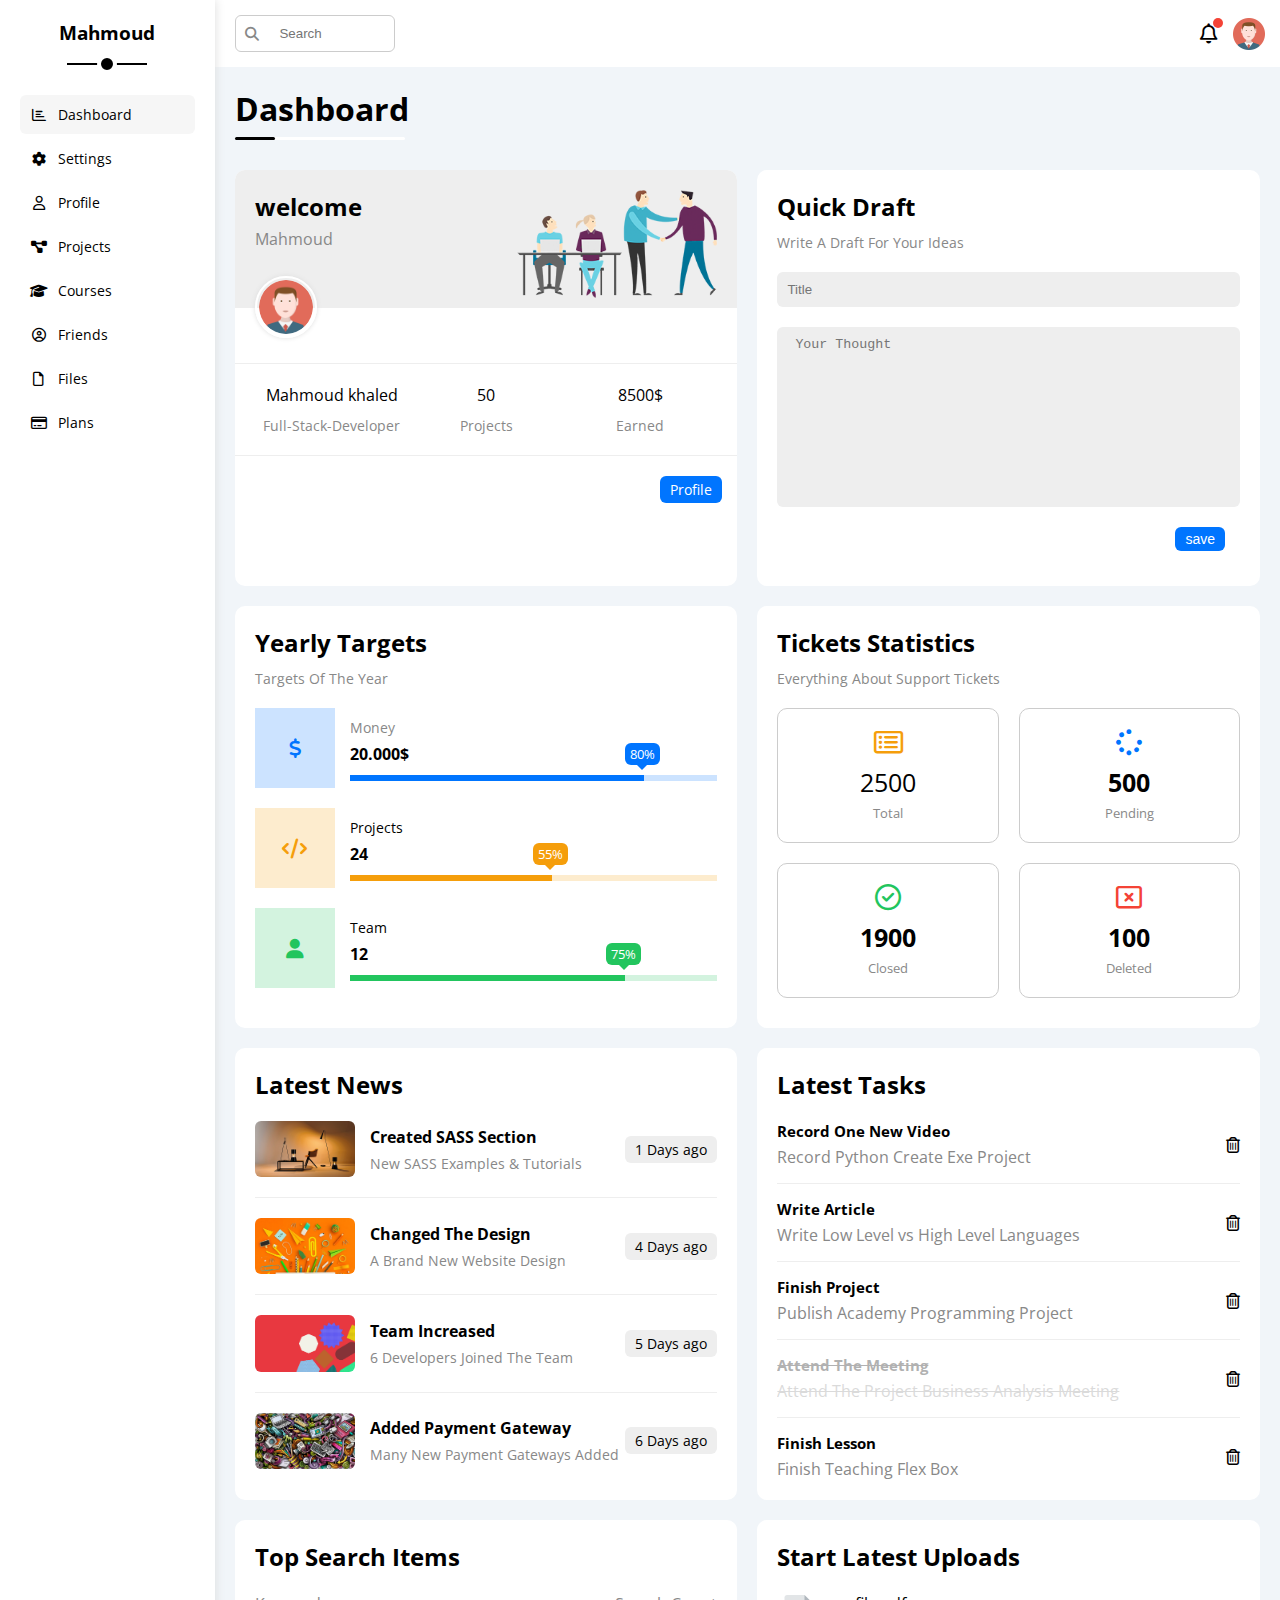
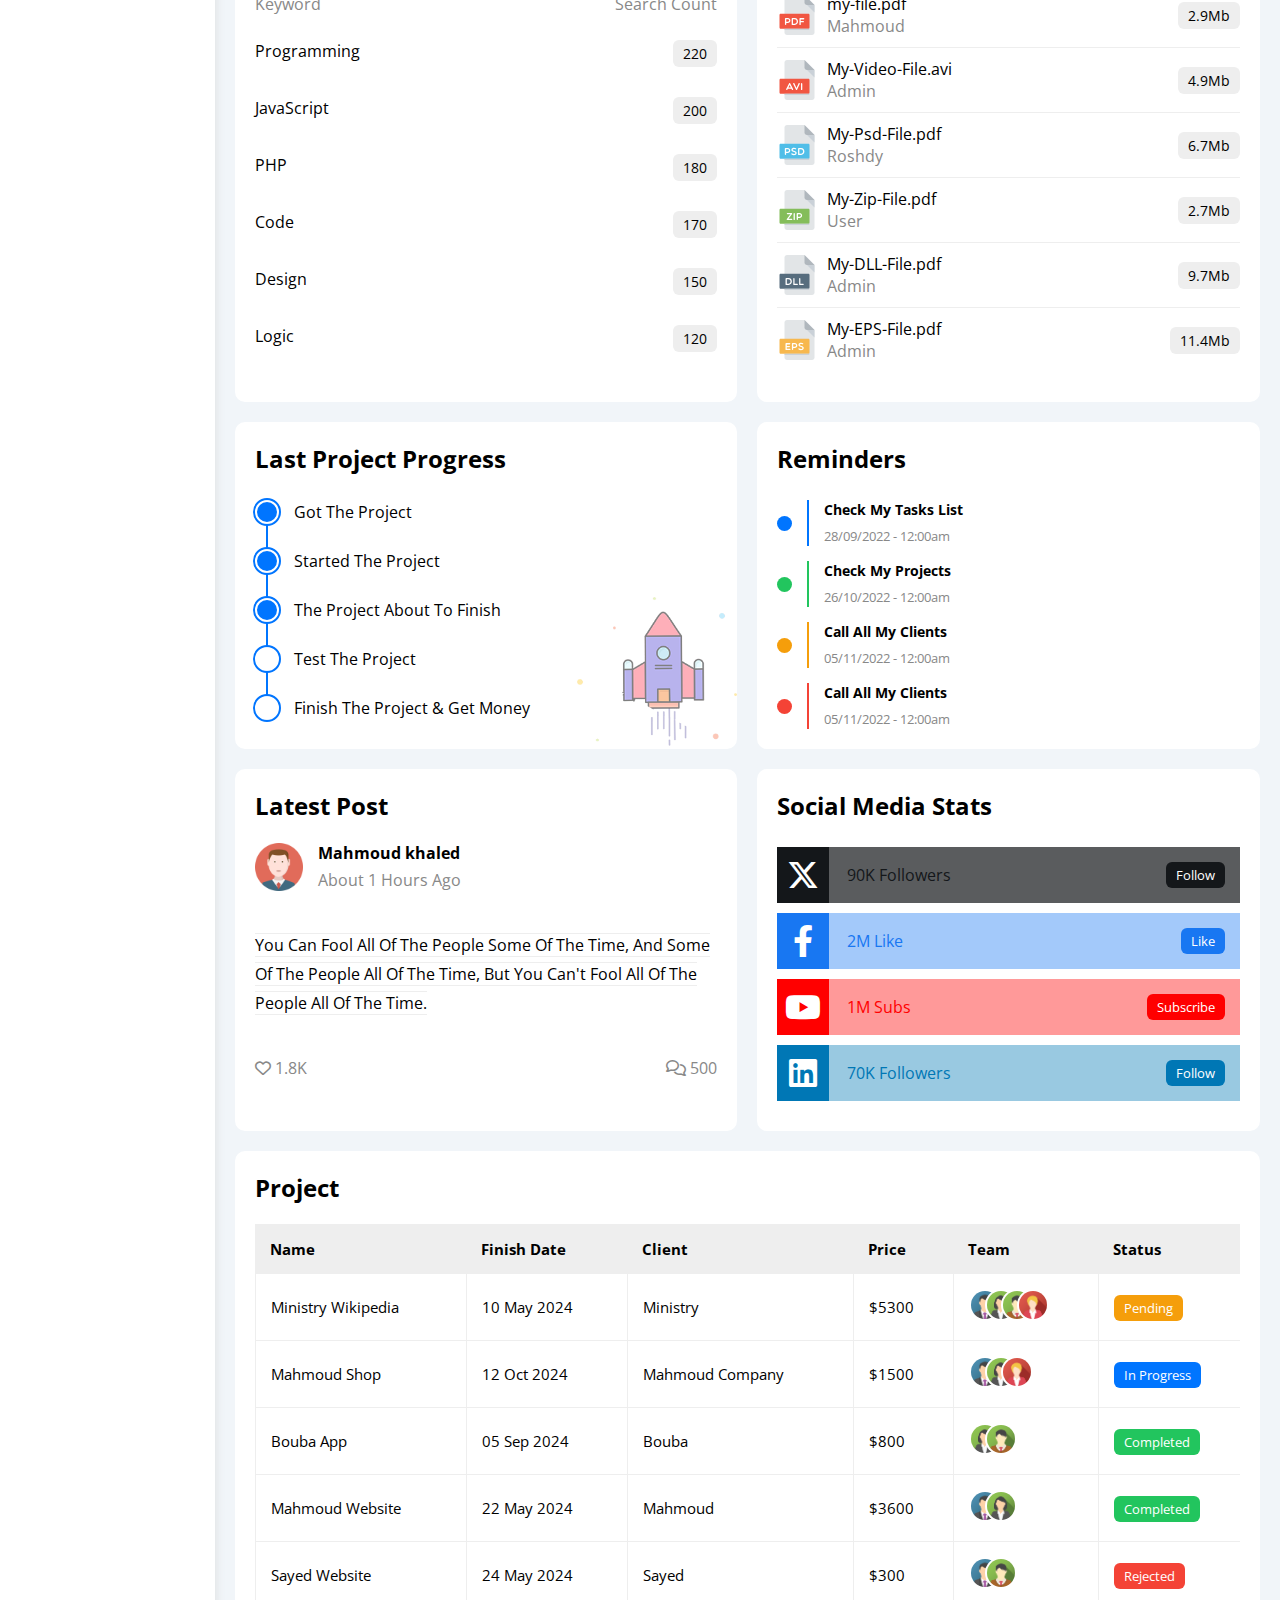
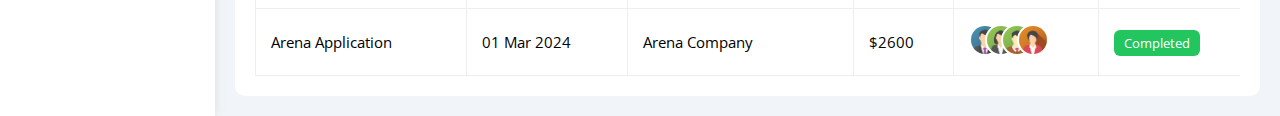
<file: index.html>
<!DOCTYPE html>
<html lang="en">

<head>
    <meta charset="UTF-8" />
    <meta http-equiv="X-UA-Compatible" content="IE=edge" />
    <meta name="viewport" content="width=device-width, initial-scale=1.0" />
    <title> Dashboard </title>
    <link rel="stylesheet" href="css/all.min.css">
    <!-- Main file of css -->
    <link rel="stylesheet" href="css/style.css" />
    <!-- Font Awsome -->
    <!-- Start Framework -->
    <link rel="stylesheet" href="css/framework.css">
    <!-- End Framework -->
    <link rel="preconnect" href="https://fonts.googleapis.com" />
    <link rel="preconnect" href="https://fonts.gstatic.com" crossorigin />
    <link href="https://fonts.googleapis.com/css2?family=Open+Sans:wght@300;500&#038;display=swap" rel="stylesheet" />
</head>

<body>
    <div class="page d-flex ">
        <aside class="bg-white p-20 p-relative">
            <h3 class="txt-c p-relative mt-0"> Mahmoud </h3>
            <ul>
                <li>
                    <a class=" active d-flex align-center fs-14 c-black rad-6 p-10" href="index.html">
                        <i class="fa-regular fa-chart-bar fa-fw"></i>
                        <span>Dashboard</span>
                    </a>
                </li>
                <li>
                    <a class="d-flex align-center fs-14 c-black rad-6 p-10" href="settings.html">
                        <i class="fa-solid fa-gear fa-fw"></i>
                        <span>Settings</span>
                    </a>
                </li>
                <li>
                    <a class="d-flex align-center fs-14 c-black rad-6 p-10" href="profile.html">
                        <i class="fa-regular fa-user fa-fw"></i>
                        <span>Profile</span>
                    </a>
                </li>
                <li>
                    <a class="d-flex align-center fs-14 c-black rad-6 p-10" href="projects.html">
                        <i class="fa-solid fa-diagram-project fa-fw"></i>
                        <span>Projects</span>
                    </a>
                </li>
                <li>
                    <a class="d-flex align-center fs-14 c-black rad-6 p-10" href="courses.html">
                        <i class="fa-solid fa-graduation-cap fa-fw"></i>
                        <span>Courses</span>
                    </a>
                </li>
                <li>
                    <a class="d-flex align-center fs-14 c-black rad-6 p-10" href="friends.html">
                        <i class="fa-regular fa-circle-user fa-fw"></i>
                        <span>Friends</span>
                    </a>
                </li>
                <li>
                    <a class="d-flex align-center fs-14 c-black rad-6 p-10" href="files.html">
                        <i class="fa-regular fa-file fa-fw"></i>
                        <span>Files</span>
                    </a>
                </li>
                <li>
                    <a class="d-flex align-center fs-14 c-black rad-6 p-10" href="plans.html">
                        <i class="fa-regular fa-credit-card fa-fw"></i>
                        <span>Plans</span>
                    </a>
                </li>
            </ul>
        </aside>
        <div class="content w-full">
            <!-- Start Header -->
            <header class="bg-white p-15 between-flex">
                <div class="search p-relative">
                    <input type="search" class="p-10" placeholder=" Search ">
                </div>
                <div class="icons d-flex align-center">
                    <span class="notification p-relative">
                        <i class="fa-regular fa-bell fa-lg"></i>
                    </span>
                    <img decoding="async" src="images/avatar.png" alt="" />
                </div>
            </header>
            <!-- Start Header -->
            <h1 class="p-relative"> Dashboard </h1>
            <div class="wrapper d-grid gap-20">
                <div class="welcome bg-white rad-10 txt-c-mobile block-mobile ">
                    <div class="intro p-20 d-flex space-between bg-eee">
                        <div>
                            <h2 class="m-0"> welcome </h2>
                            <p class="c-gray mt-5"> Mahmoud </p>
                        </div>
                        <img src="images/welcome.png" alt="" class="hide-mobile">
                    </div>
                    <img src="images/avatar.png" alt="" class="avatar">
                    <div class="body  txt-c p-20 mt-20 mb-20 block-mobile d-flex bg-white ">
                        <div><span> Mahmoud khaled <span
                                    class="d-block fs-14 c-gray mt-10">Full-Stack-Developer</span></span> </div>
                        <div><span> 50 <span class="d-block fs-14 c-gray mt-10"> Projects </span></span> </div>
                        <div><span> 8500$ <span class="d-block fs-14 c-gray mt-10"> Earned </span></span> </div>
                    </div>
                    <a href="profile.html" class="visit fs-14 d-block rad-6 bg-blue c-white w-fit btn-shape"> Profile
                    </a>
                </div>
                <!-- Start Quick Draft  -->
                <div class="quick-draft bg-white p-20 rad-10">
                    <h2 class="mt-0 mb-10"> Quick Draft </h2>
                    <p class="mt-0 mb-20 c-gray fs-14"> Write A Draft For Your Ideas </p>
                    <form action="">
                        <input type="text" class="mb-20 d-block w-full p-10 b-none bg-eee rad-6" placeholder="Title">
                        <textarea placeholder=" Your Thought "
                            class="mb-20 d-block w-full p-10 b-none bg-eee rad-6"></textarea>
                        <input class="save d-block bg-blue c-white rad-6 fs-14 b-none w-fit btn-shape" type="submit"
                            value="save">
                    </form>
                </div>
                <!-- End Quick Draft  -->
                <!-- Start Targets -->
                <div class="target bg-white rad-10 p-20">
                    <h2 class="mt-0 mb-10 ">Yearly Targets</h2>
                    <p class="mt-0 mb-20 c-gray fs-14">Targets Of The Year</p>
                    <div class="target-row mb-20 blue d-flex align-center">
                        <div class="icon center-flex ">
                            <i class="fa-solid fa-dollar-sign fa-lg c-blue"></i>
                        </div>
                        <div class="details">
                            <span class="fs-14 c-gray"> Money </span>
                            <span class="d-block mt-5 mb-10 fw-bold"> 20.000$ </span>
                            <div class="progress p-relative">
                                <span style="width: 80% ;" class="bg-blue blue">
                                    <span class="bg-blue"> 80% </span>
                                </span>
                            </div>
                        </div>
                    </div>
                    <div class="target-row mb-20 center-flex orange">
                        <div class="icon center-flex">
                            <i class="fa-solid fa-code fa-lg c-orange"></i>
                        </div>
                        <div class="details">
                            <span class="fs-14 c-grey">Projects</span>
                            <span class="d-block mt-5 mb-10 fw-bold">24</span>
                            <div class="progress p-relative">
                                <span class="bg-orange orange" style="width: 55%">
                                    <span class="bg-orange">55%</span>
                                </span>
                            </div>
                        </div>
                    </div>
                    <div class="target-row mb-20 center-flex green">
                        <div class="icon center-flex ">
                            <i class="fa-solid fa-user fa-lg c-green"></i>
                        </div>
                        <div class="details">
                            <span class="fs-14 c-grey">Team</span>
                            <span class="d-block mt-5 mb-10 fw-bold">12</span>
                            <div class="progress p-relative">
                                <span class="bg-green green" style="width: 75%">
                                    <span class="bg-green">75%</span>
                                </span>
                            </div>
                        </div>
                    </div>
                </div>
                <!-- End Targets -->
                <!-- Start Ticket -->
                <div class="ticket bg-white rad-10 p-20 ">
                    <h2 class="mt-0 mb-10 "> Tickets Statistics </h2>
                    <p class="mt-0 mb-20 c-gray fs-14"> Everything About Support Tickets </p>
                    <div class="d-flex gap-20 txt-c f-wrap ">
                        <div class="box rad-10 c-gray fs-13 p-20">
                            <i class="fa-regular fa-rectangle-list fa-2x mb-10 c-orange"></i>
                            <span class="d-block c-black fs-25 mb-5 "> 2500 </span>
                            <span class="c-gray "> Total </span>
                        </div>
                        <div class="box p-20 rad-10 fs-13 c-grey">
                            <i class="fa-solid fa-spinner fa-2x mb-10 c-blue"></i>
                            <span class="d-block c-black fw-bold fs-25 mb-5">500</span>
                            <span class="c-gray">Pending</span>
                        </div>
                        <div class="box p-20 rad-10 fs-13 c-grey">
                            <i class="fa-regular fa-circle-check fa-2x mb-10 c-green"></i>
                            <span class="d-block c-black fw-bold fs-25 mb-5">1900</span>
                            <span class="c-gray"> Closed </span>
                        </div>
                        <div class="box p-20 rad-10 fs-13 c-grey">
                            <i class="fa-regular fa-rectangle-xmark fa-2x mb-10 c-red"></i>
                            <span class="d-block c-black fw-bold fs-25 mb-5">100</span>
                            <span class="c-gray"> Deleted </span>
                        </div>
                    </div>
                </div>
                <!-- End Ticket -->
                <!-- Start Latest News -->
                <div class="latest-news  bg-white rad-10 p-20 txt-c-mobile ">
                    <h2 class="mt-0 mb-20 "> Latest News </h2>
                    <div class="box d-flex align-center">
                        <img src="images/news-01.png" alt="news-01">
                        <div class="info">
                            <h3 class="c-black"> Created SASS Section </h3>
                            <p class="c-gray fs-14 m-0 "> New SASS Examples & Tutorials </p>
                        </div>
                        <span class="btn-shape bg-eee fs-14 label "> 1 Days ago </span>
                    </div>
                    <div class="box d-flex align-center">
                        <img src="images/news-02.png" alt="news-02">
                        <div class="info">
                            <h3 class="c-black"> Changed The Design </h3>
                            <p class="c-gray fs-14 m-0 ">A Brand New Website Design</p>
                        </div>
                        <span class="btn-shape bg-eee fs-14 label "> 4 Days ago </span>
                    </div>
                    <div class="box d-flex align-center">
                        <img src="images/news-03.png" alt="news-03">
                        <div class="info">
                            <h3 class="c-black"> Team Increased </h3>
                            <p class="c-gray fs-14 m-0 "> 6 Developers Joined The Team </p>
                        </div>
                        <span class="btn-shape bg-eee fs-14 label "> 5 Days ago </span>
                    </div>
                    <div class="box d-flex align-center">
                        <img src="images/news-04.png" alt="news-04">
                        <div class="info">
                            <h3 class="c-black"> Added Payment Gateway </h3>
                            <p class="c-gray fs-14 m-0 "> Many New Payment Gateways Added </p>
                        </div>
                        <span class="btn-shape bg-eee fs-14 label "> 6 Days ago </span>
                    </div>
                </div>
                <!-- End Latest News -->
                <!-- Start Latest Tasks -->
                <div class="latest-tasks  bg-white rad-10 p-20 txt-c-mobile ">
                    <h2 class="mt-0 mb-20 "> Latest Tasks </h2>
                    <div class="box d-flex align-center ">
                        <div class="info">
                            <h3> Record One New Video </h3>
                            <p class="c-gray"> Record Python Create Exe Project </p>
                        </div>
                        <i class="fa-regular fa-trash-can delete"></i>
                    </div>
                    <div class="box d-flex align-center ">
                        <div class="info">
                            <h3> Write Article </h3>
                            <p class="c-gray"> Write Low Level vs High Level Languages </p>
                        </div>
                        <i class="fa-regular fa-trash-can delete"></i>
                    </div>
                    <div class="box d-flex align-center ">
                        <div class="info">
                            <h3> Finish Project </h3>
                            <p class="c-gray"> Publish Academy Programming Project </p>
                        </div>
                        <i class="fa-regular fa-trash-can delete"></i>
                    </div>
                    <div class="box d-flex align-center ">
                        <div class=" info done ">
                            <h3> Attend The Meeting </h3>
                            <p class="c-gray"> Attend The Project Business Analysis Meeting </p>
                        </div>
                        <i class="fa-regular fa-trash-can delete"></i>
                    </div>
                    <div class="box d-flex align-center ">
                        <div class="info">
                            <h3> Finish Lesson </h3>
                            <p class="c-gray"> Finish Teaching Flex Box </p>
                        </div>
                        <i class="fa-regular fa-trash-can delete"></i>
                    </div>
                </div>
                <!-- End Latest Tasks -->
                <!--  Start Top Search Items -->
                <div class="search-items bg-white rad-10 p-20 txt-c-mobile">
                    <h2 class="mt-0 mb-20 "> Top Search Items </h2>
                    <div class="head  d-flex space-between mb-10 c-gray ">
                        <span> Keyword </span>
                        <span> Search Count </span>
                    </div>
                    <div class="items d-flex space-between pt-15 pb-15">
                        <span>Programming </span>
                        <span class="bg-eee fs-14 btn-shape "> 220 </span>
                    </div>
                    <div class="items d-flex space-between pt-15 pb-15">
                        <span>JavaScript </span>
                        <span class="bg-eee fs-14 btn-shape "> 200 </span>
                    </div>
                    <div class="items d-flex space-between pt-15 pb-15">
                        <span> PHP </span>
                        <span class="bg-eee fs-14 btn-shape "> 180 </span>
                    </div>
                    <div class="items d-flex space-between pt-15 pb-15">
                        <span> Code </span>
                        <span class="bg-eee fs-14 btn-shape "> 170 </span>
                    </div>
                    <div class="items d-flex space-between pt-15 pb-15">
                        <span> Design </span>
                        <span class="bg-eee fs-14 btn-shape "> 150 </span>
                    </div>
                    <div class="items d-flex space-between pt-15 pb-15">
                        <span> Logic </span>
                        <span class="bg-eee fs-14 btn-shape "> 120 </span>
                    </div>
                </div>
                <!--  End Top Search Items -->
                <!-- Start Latest Uploads -->
                <div class="latest-uploads bg-white rad-10 p-20 txt-c-mobile ">
                    <h2 class="mt-0 mb-20 "> Start Latest Uploads </h2>
                    <ul class="m-0">
                        <li class="d-flex between-flex pb-10 mb-10">
                            <div class="d-flex align-center"> <img class="mr-10" src="images/pdf.svg" alt="">
                                <div>
                                    <span class="d-block"> my-file.pdf </span>
                                    <span class="c-gray"> Mahmoud </span>
                                </div>
                            </div>
                            <div class="btn-shape fs-14 bg-eee"> 2.9Mb</div>
                        </li>
                        <li class="d-flex between-flex pb-10 mb-10">
                            <div class="d-flex align-center"> <img class="mr-10" src="images/avi.svg" alt="">
                                <div>
                                    <span class="d-block"> My-Video-File.avi</span>
                                    <span class="c-gray"> Admin </span>
                                </div>
                            </div>
                            <div class="btn-shape fs-14 bg-eee"> 4.9Mb</div>
                        </li>
                        <li class="d-flex between-flex pb-10 mb-10">
                            <div class="d-flex align-center"> <img class="mr-10" src="images/psd.svg" alt="">
                                <div>
                                    <span class="d-block">My-Psd-File.pdf</span>
                                    <span class="c-gray"> Roshdy </span>
                                </div>
                            </div>
                            <div class="btn-shape fs-14 bg-eee"> 6.7Mb </div>
                        </li>
                        <li class="d-flex between-flex pb-10 mb-10">
                            <div class="d-flex align-center"> <img class="mr-10" src="images/zip.svg" alt="">
                                <div>
                                    <span class="d-block"> My-Zip-File.pdf </span>
                                    <span class="c-gray"> User </span>
                                </div>
                            </div>
                            <div class="btn-shape fs-14 bg-eee"> 2.7Mb </div>
                        </li>
                        <li class="d-flex between-flex pb-10 mb-10">
                            <div class="d-flex align-center"> <img class="mr-10" src="images/dll.svg" alt="">
                                <div>
                                    <span class="d-block">My-DLL-File.pdf</span>
                                    <span class="c-gray"> Admin</span>
                                </div>
                            </div>
                            <div class="btn-shape fs-14 bg-eee"> 9.7Mb </div>
                        </li>
                        <li class="d-flex between-flex pb-10 mb-10">
                            <div class="d-flex align-center"> <img class="mr-10" src="images/eps.svg" alt="">
                                <div>
                                    <span class="d-block">My-EPS-File.pdf</span>
                                    <span class="c-gray"> Admin </span>
                                </div>
                            </div>
                            <div class="btn-shape fs-14 bg-eee"> 11.4Mb </div>
                        </li>
                    </ul>
                </div>
                <!-- End Latest Uploads -->
                <!-- Start Last Project Progress -->
                <div class="last-project  bg-white rad-10 p-20 txt-c-mobile p-relative">
                    <h2 class="mt-0 mb-20 "> Last Project Progress </h2>
                    <ul class="m-0 p-relative">
                        <li class="mt-25 d-flex align-center done"> Got The Project </li>
                        <li class="mt-25 d-flex align-center done"> Started The Project</li>
                        <li class="mt-25 d-flex align-center done"> The Project About To Finish </li>
                        <li class="mt-25 d-flex align-center current "> Test The Project </li>
                        <li class="mt-25 d-flex align-center "> Finish The Project & Get Money</li>
                    </ul>
                    <img src="images/project.png" alt="" class="hide-mobile">
                </div>
                <!-- End Last Project Progress -->
                <!-- Start Reminders -->
                <div class="reminders bg-white rad-10 p-20 txt-c-mobile p-relative ">
                    <h2 class="mt-0 mb-25 "> Reminders </h2>
                    <ul class="m-0">
                        <li class="d-flex align-center mt-15">
                            <span class="key bg-blue mr-15 d-block rad-half"></span>
                            <div class="pl-15 blue">
                                <p class="fs-14 fw-bold mt-0 mb-5"> Check My Tasks List </p>
                                <span class="c-gray fs-13"> 28/09/2022 - 12:00am </span>
                            </div>
                        </li>
                        <li class="d-flex align-center mt-15 ">
                            <span class="key bg-green mr-15 d-block rad-half"></span>
                            <div class="pl-15 green">
                                <p class="fs-14 fw-bold mt-0 mb-5"> Check My Projects </p>
                                <span class="c-gray fs-13"> 26/10/2022 - 12:00am </span>
                            </div>
                        </li>
                        </li>
                        <li class="d-flex align-center mt-15">
                            <span class="key bg-orange mr-15 d-block rad-half"></span>
                            <div class="pl-15 orange">
                                <p class="fs-14 fw-bold mt-0 mb-5"> Call All My Clients </p>
                                <span class="c-gray fs-13"> 05/11/2022 - 12:00am </span>
                            </div>
                        </li>
                        <li class="d-flex align-center mt-15 ">
                            <span class="key bg-red mr-15 d-block rad-half"></span>
                            <div class="pl-15 red">
                                <p class="fs-14 fw-bold mt-0 mb-5"> Call All My Clients </p>
                                <span class="c-gray fs-13"> 05/11/2022 - 12:00am </span>
                            </div>
                        </li>
                    </ul>
                </div>
                <!-- End Reminders -->
                <!-- Start Latest Post -->
                <div class="latest-post bg-white rad-10 p-20 txt-c-mobile">
                    <h2 class="mt-0 mb-20 "> Latest Post </h2>
                    <div class="head d-flex align-center">
                        <img src="images/avatar.png" alt="" class="avatar mr-15">
                        <div class="info">
                            <span class="d-block mb-5 fw-bold"> Mahmoud khaled </span>
                            <span class="c-gray"> About 1 Hours Ago </span>
                        </div>
                    </div>
                    <div class="body txt-c-mobile pt-20 pb-20 mt-20 mb-20">
                        <span>
                            You Can Fool All Of The People Some Of The Time, And Some Of The People All Of The Time, But
                            You Can't Fool All Of The People All Of The Time.
                        </span>
                    </div>
                    <div class="post-stats d-flex between-flex c-gray">
                        <div>
                            <i class="fa-regular fa-heart"></i>
                            <span>1.8K</span>
                        </div>
                        <div>
                            <i class="fa-regular fa-comments"></i>
                            <span>500</span>
                        </div>
                    </div>
                </div>
                <!-- End Latest Post-->
                <!-- Start Social Media Stats -->
                <div class="social-media p-20 bg-white rad-10 p-relative">
                    <h2 class="mt-0 mb-25">Social Media Stats</h2>
                    <div class="box twitter p-15 p-relative mb-10 between-flex">
                        <i class="fa-brands fa-x-twitter fa-2x c-white h-full center-flex "></i>
                        <span>90K Followers</span>
                        <a class="fs-13 c-white btn-shape" href="#">Follow</a>
                    </div>
                    <div class="box facebook p-15 p-relative mb-10 between-flex">
                        <i class="fa-brands fa-facebook-f fa-2x c-white h-full center-flex"></i>
                        <span>2M Like</span>
                        <a class="fs-13 c-white btn-shape" href="#">Like</a>
                    </div>
                    <div class="box youtube p-15 p-relative mb-10 between-flex">
                        <i class="fa-brands fa-youtube fa-2x c-white h-full center-flex"></i>
                        <span>1M Subs</span>
                        <a class="fs-13 c-white btn-shape" href="#">Subscribe</a>
                    </div>
                    <div class="box linkedin p-15 p-relative mb-10 between-flex">
                        <i class="fa-brands fa-linkedin fa-2x c-white h-full center-flex"></i>
                        <span>70K Followers</span>
                        <a class="fs-13 c-white btn-shape" href="#">Follow</a>
                    </div>
                </div>
                <!-- End Social Media Stats -->
            </div>
            <!-- Start Project Table  -->
            <div class="project bg-white p-20 rad-10 m-20">
                <h2 class=" mt-0 mb-20"> Project </h2>
                <div class="responsive-table">
                    <table class=" w-full fs-15">
                        <thead class="">
                            <tr>
                                <td> Name </td>
                                <td>Finish Date</td>
                                <td> Client </td>
                                <td> Price</td>
                                <td> Team  </td>
                                <td> Status </td>
                            </tr>
                        </thead>
                        <tbody>
                            <tr>
                              <td>Ministry Wikipedia</td>
                              <td>10 May 2024 </td>
                              <td>Ministry</td>
                              <td>$5300</td>
                              <td>
                                <img src="images/team-01.png" alt="">
                                <img src="images/team-02.png" alt="">
                                <img src="images/team-03.png" alt="">
                                <img src="images/team-05.png" alt="">
                              </td>
                              <td>
                                <span class="label btn-shape bg-orange c-white">Pending</span>
                              </td>
                            </tr>
                            <tr>
                              <td>  Mahmoud Shop</td>
                              <td>12 Oct 2024 </td>
                              <td> Mahmoud Company</td>
                              <td>$1500</td>
                              <td>
                                <img src="images/team-01.png" alt="">
                                <img src="images/team-02.png" alt="">
                                <img src="images/team-05.png" alt="">
                              </td>
                              <td><span class="label btn-shape bg-blue c-white">In Progress</span></td>
                            </tr>
                            <tr>
                              <td>Bouba App</td>
                              <td>05 Sep 2024 </td>
                              <td>Bouba</td>
                              <td>$800</td>
                              <td>
                                <img src="images/team-02.png" alt="">
                                <img src="images/team-03.png" alt="">
                              </td>
                              <td><span class="label btn-shape bg-green c-white">Completed</span></td>
                            </tr>
                            <tr>
                              <td>Mahmoud Website</td>
                              <td>22 May 2024 </td>
                              <td>Mahmoud</td>
                              <td>$3600</td>
                              <td>
                                <img src="images/team-01.png" alt="">
                                <img src="images/team-02.png" alt="">
                              </td>
                              <td><span class="label btn-shape bg-green c-white">Completed</span></td>
                            </tr>
                            <tr>
                              <td>Sayed Website</td>
                              <td>24 May 2024 </td>
                              <td>Sayed</td>
                              <td>$300</td>
                              <td>
                                <img src="images/team-01.png" alt="">
                                <img src="images/team-03.png" alt="">
                              </td>
                              <td><span class="label btn-shape bg-red c-white">Rejected</span></td>
                            </tr>
                            <tr>
                              <td>Arena Application</td>
                              <td>01 Mar 2024 </td>
                              <td>Arena Company</td>
                              <td>$2600</td>
                              <td>
                                <img src="images/team-01.png" alt="">
                                <img src="images/team-02.png" alt="">
                                <img src="images/team-03.png" alt="">
                                <img src="images/team-04.png" alt="">
                              </td>
                              <td><span class="label btn-shape bg-green c-white">Completed</span></td>
                            </tr>
                        </tbody>
                    </table>
                </div>
            </div>
            <!-- End Project Table  -->
        </div>
    </div>
</body>

</html>
</file>
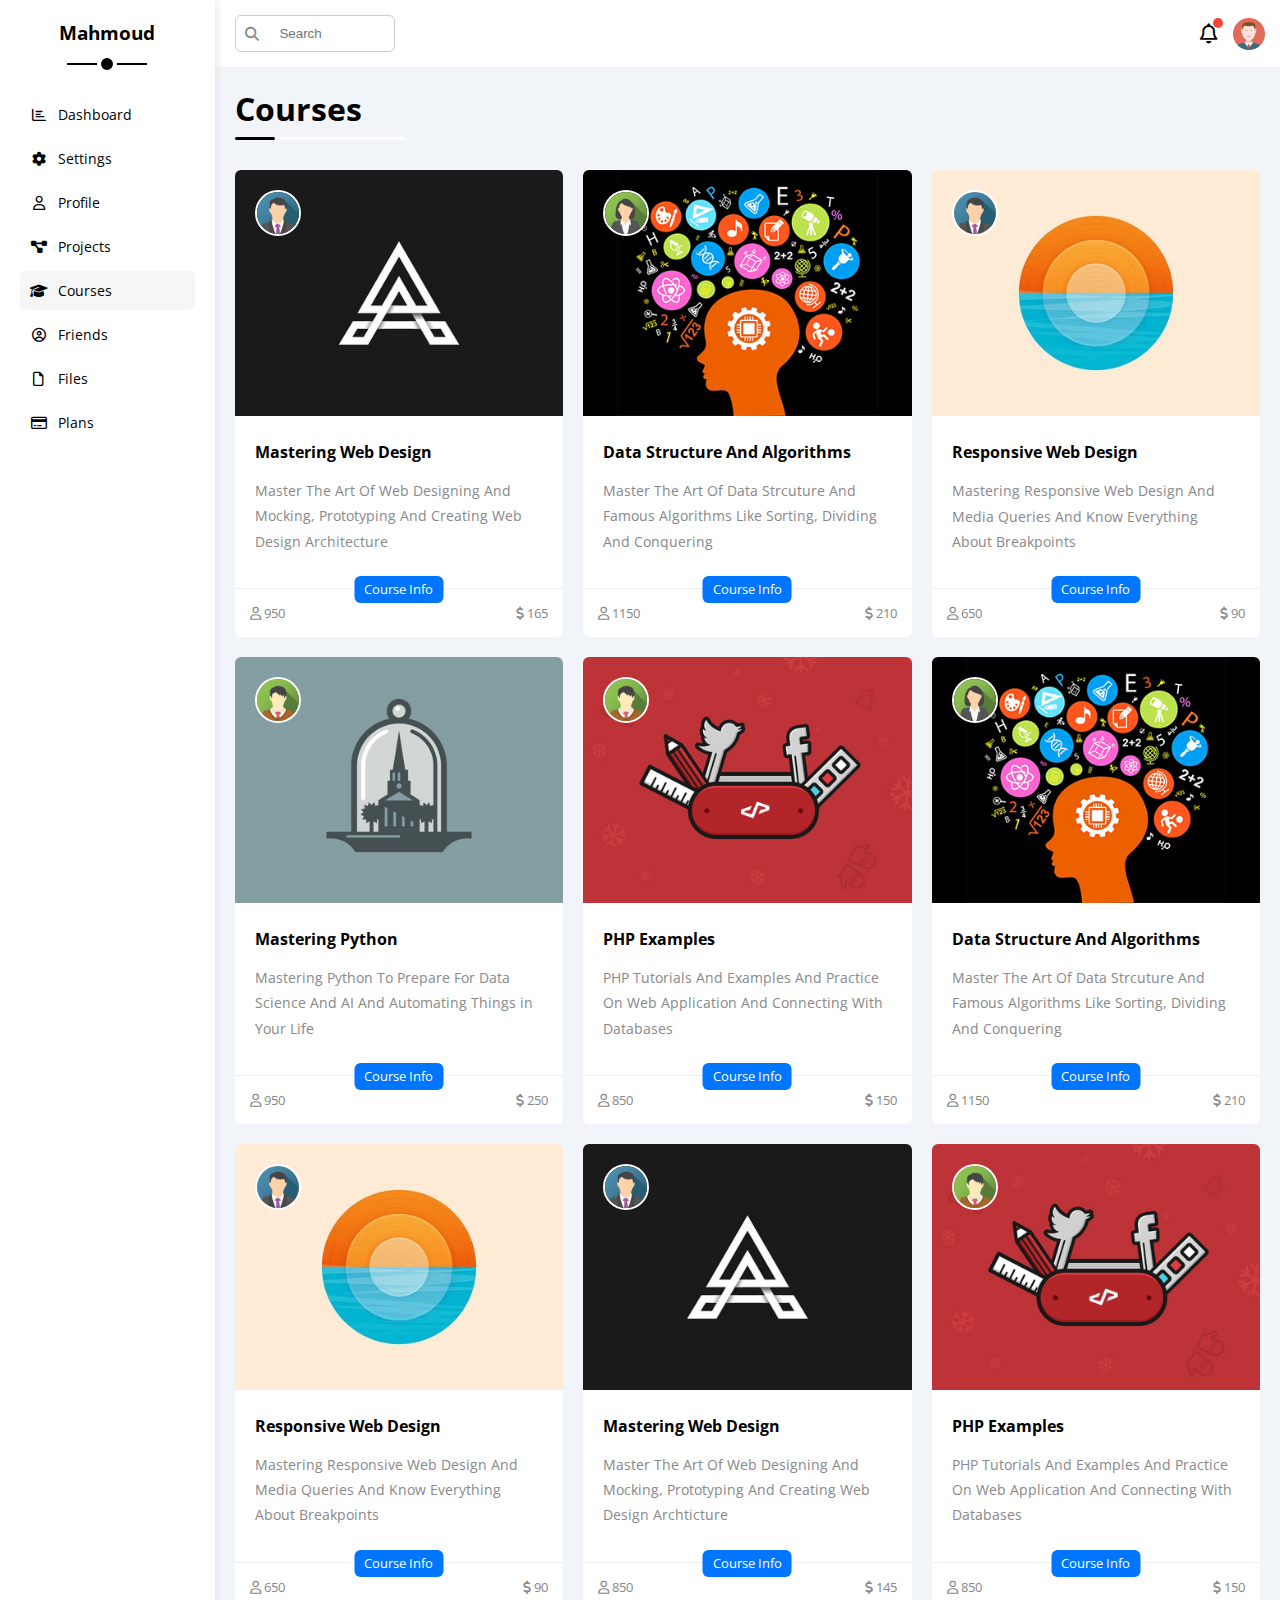
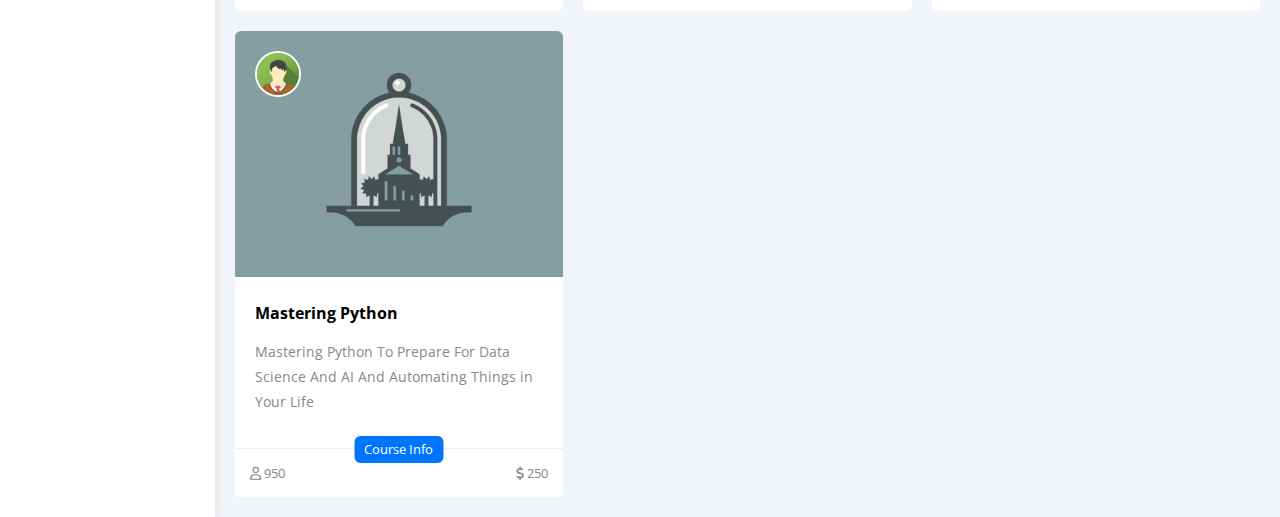
<file: courses.html>
<!DOCTYPE html>
<html lang="en">

<head>
    <meta charset="UTF-8" />
    <meta http-equiv="X-UA-Compatible" content="IE=edge" />
    <meta name="viewport" content="width=device-width, initial-scale=1.0" />
    <title> Courses</title>
    <link rel="stylesheet" href="css/all.min.css">
    <!-- Main file of css -->
    <link rel="stylesheet" href="css/style.css" />
    <!-- Font Awsome -->
    <!-- Start Framework -->
    <link rel="stylesheet" href="css/framework.css">
    <!-- End Framework -->
    <link rel="preconnect" href="https://fonts.googleapis.com" />
    <link rel="preconnect" href="https://fonts.gstatic.com" crossorigin />
    <link href="https://fonts.googleapis.com/css2?family=Open+Sans:wght@300;500&#038;display=swap" rel="stylesheet" />
</head>

<body>
    <div class="page d-flex ">
        <aside class="bg-white p-20 p-relative">
            <h3 class="txt-c p-relative mt-0"> Mahmoud </h3>
            <ul>
                <li>
                    <a class=" d-flex align-center fs-14 c-black rad-6 p-10" href="index.html">
                        <i class="fa-regular fa-chart-bar fa-fw"></i>
                        <span>Dashboard</span>
                    </a>
                </li>
                <li>
                    <a class=" d-flex align-center fs-14 c-black rad-6 p-10" href="settings.html">
                        <i class="fa-solid fa-gear fa-fw"></i>
                        <span>Settings</span>
                    </a>
                </li>
                <li>
                    <a class="d-flex align-center fs-14 c-black rad-6 p-10 " href="profile.html">
                        <i class="fa-regular fa-user fa-fw"></i>
                        <span>Profile</span>
                    </a>
                </li>
                <li>
                    <a class="d-flex align-center fs-14 c-black rad-6 p-10 " href="projects.html">
                        <i class="fa-solid fa-diagram-project fa-fw"></i>
                        <span>Projects</span>
                    </a>
                </li>
                <li>
                    <a class="d-flex align-center fs-14 c-black rad-6 p-10 active" href="courses.html">
                        <i class="fa-solid fa-graduation-cap fa-fw"></i>
                        <span>Courses</span>
                    </a>
                </li>
                <li>
                    <a class="d-flex align-center fs-14 c-black rad-6 p-10" href="friends.html">
                        <i class="fa-regular fa-circle-user fa-fw"></i>
                        <span>Friends</span>
                    </a>
                </li>
                <li>
                    <a class="d-flex align-center fs-14 c-black rad-6 p-10" href="files.html">
                        <i class="fa-regular fa-file fa-fw"></i>
                        <span>Files</span>
                    </a>
                </li>
                <li>
                    <a class="d-flex align-center fs-14 c-black rad-6 p-10" href="plans.html">
                        <i class="fa-regular fa-credit-card fa-fw"></i>
                        <span>Plans</span>
                    </a>
                </li>
            </ul>
        </aside>
        <div class="content w-full">
            <!-- Start Header -->
            <header class="bg-white p-15 between-flex">
                <div class="search p-relative">
                    <input type="search" class="p-10" placeholder=" Search ">
                </div>
                <div class="icons d-flex align-center">
                    <span class="notification p-relative">
                        <i class="fa-regular fa-bell fa-lg"></i>
                    </span>
                    <img src="images/avatar.png" alt="" />
                </div>
            </header>
            <!-- Start Header -->
            <h1 class="p-relative"> Courses </h1>
                <div class="courses-page d-grid m-20 gap-20">
                    <div class="course bg-white rad-6 p-relative">
                        <img class="cover" src="images/course-01.jpg" alt="">
                        <img class="instructor" src="images/team-01.png" alt="">
                        <div class="p-20">
                            <h4 class="m-0">Mastering Web Design</h4>
                            <p class="description c-gray mt-15 fs-14">
                                Master The Art Of Web Designing And Mocking, Prototyping And Creating Web Design
                                Architecture
                            </p>
                        </div>
                        <div class="info p-15 p-relative between-flex">
                            <span class="title bg-blue c-white btn-shape">Course Info</span>
                            <span class="c-gray">
                                <i class="fa-regular fa-user"></i>
                                950
                            </span>
                            <span class="c-gray">
                                <i class="fa-solid fa-dollar-sign"></i>
                                165
                            </span>
                        </div>
                    </div>
                    <div class="course bg-white rad-6 p-relative">
                        <img class="cover" src="images/course-02.jpg" alt="">
                        <img class="instructor" src="images/team-02.png" alt="">
                        <div class="p-20">
                            <h4 class="m-0">Data Structure And Algorithms</h4>
                            <p class="description c-gray mt-15 fs-14">
                                Master The Art Of Data Strcuture And Famous Algorithms Like Sorting, Dividing And
                                Conquering
                            </p>
                        </div>
                        <div class="info p-15 p-relative between-flex">
                            <span class="title bg-blue c-white btn-shape">Course Info</span>
                            <span class="c-gray"> <i class="fa-regular fa-user"></i> 1150</span>
                            <span class="c-gray"><i class="fa-solid fa-dollar-sign"></i> 210</span>
                        </div>
                    </div>
                    <div class="course bg-white rad-6 p-relative">
                        <img class="cover" src="images/course-03.jpg" alt="">
                        <img class="instructor" src="images/team-01.png" alt="">
                        <div class="p-20">
                            <h4 class="m-0">Responsive Web Design</h4>
                            <p class="description c-gray mt-15 fs-14">
                                Mastering Responsive Web Design And Media Queries And Know Everything About Breakpoints
                            </p>
                        </div>
                        <div class="info p-15 p-relative between-flex">
                            <span class="title bg-blue c-white btn-shape">Course Info</span>
                            <span class="c-gray"> <i class="fa-regular fa-user"></i> 650</span>
                            <span class="c-gray"><i class="fa-solid fa-dollar-sign"></i> 90</span>
                        </div>
                    </div>
                    <div class="course bg-white rad-6 p-relative">
                        <img class="cover" src="images/course-04.jpg" alt="">
                        <img class="instructor" src="images/team-03.png" alt="">
                        <div class="p-20">
                            <h4 class="m-0">Mastering Python</h4>
                            <p class="description c-gray mt-15 fs-14">
                                Mastering Python To Prepare For Data Science And AI And Automating Things in Your Life
                            </p>
                        </div>
                        <div class="info p-15 p-relative between-flex">
                            <span class="title bg-blue c-white btn-shape">Course Info</span>
                            <span class="c-gray"> <i class="fa-regular fa-user"></i> 950</span>
                            <span class="c-gray"><i class="fa-solid fa-dollar-sign"></i> 250</span>
                        </div>
                    </div>
                    <div class="course bg-white rad-6 p-relative">
                        <img class="cover" src="images/course-05.jpg" alt="">
                        <img class="instructor" src="images/team-03.png" alt="">
                        <div class="p-20">
                            <h4 class="m-0">PHP Examples</h4>
                            <p class="description c-gray mt-15 fs-14">
                                PHP Tutorials And Examples And Practice On Web Application And Connecting With Databases
                            </p>
                        </div>
                        <div class="info p-15 p-relative between-flex">
                            <span class="title bg-blue c-white btn-shape">Course Info</span>
                            <span class="c-gray"> <i class="fa-regular fa-user"></i> 850</span>
                            <span class="c-gray"><i class="fa-solid fa-dollar-sign"></i> 150</span>
                        </div>
                    </div>
                    <div class="course bg-white rad-6 p-relative">
                        <img class="cover" src="images/course-02.jpg" alt="">
                        <img class="instructor" src="images/team-02.png" alt="">
                        <div class="p-20">
                            <h4 class="m-0">Data Structure And Algorithms</h4>
                            <p class="description c-gray mt-15 fs-14">
                                Master The Art Of Data Strcuture And Famous Algorithms Like Sorting, Dividing And
                                Conquering
                            </p>
                        </div>
                        <div class="info p-15 p-relative between-flex">
                            <span class="title bg-blue c-white btn-shape">Course Info</span>
                            <span class="c-gray"> <i class="fa-regular fa-user"></i> 1150</span>
                            <span class="c-gray"><i class="fa-solid fa-dollar-sign"></i> 210</span>
                        </div>
                    </div>
                    <div class="course bg-white rad-6 p-relative">
                        <img class="cover" src="images/course-03.jpg" alt="">
                        <img class="instructor" src="images/team-01.png" alt="">
                        <div class="p-20">
                            <h4 class="m-0">Responsive Web Design</h4>
                            <p class="description c-gray mt-15 fs-14">
                                Mastering Responsive Web Design And Media Queries And Know Everything About Breakpoints
                            </p>
                        </div>
                        <div class="info p-15 p-relative between-flex">
                            <span class="title bg-blue c-white btn-shape">Course Info</span>
                            <span class="c-gray"> <i class="fa-regular fa-user"></i> 650</span>
                            <span class="c-gray"><i class="fa-solid fa-dollar-sign"></i> 90</span>
                        </div>
                    </div>
                    <div class="course bg-white rad-6 p-relative">
                        <img class="cover" src="images/course-01.jpg" alt="">
                        <img class="instructor" src="images/team-01.png" alt="">
                        <div class="p-20">
                            <h4 class="m-0">Mastering Web Design</h4>
                            <p class="description c-gray mt-15 fs-14">
                                Master The Art Of Web Designing And Mocking, Prototyping And Creating Web Design
                                Archticture
                            </p>
                        </div>
                        <div class="info p-15 p-relative between-flex">
                            <span class="title bg-blue c-white btn-shape">Course Info</span>
                            <span class="c-gray"> <i class="fa-regular fa-user"></i> 850</span>
                            <span class="c-gray"><i class="fa-solid fa-dollar-sign"></i> 145</span>
                        </div>
                    </div>
                    <div class="course bg-white rad-6 p-relative">
                        <img class="cover" src="images/course-05.jpg" alt="">
                        <img class="instructor" src="images/team-03.png" alt="">
                        <div class="p-20">
                            <h4 class="m-0">PHP Examples</h4>
                            <p class="description c-gray mt-15 fs-14">
                                PHP Tutorials And Examples And Practice On Web Application And Connecting With Databases
                            </p>
                        </div>
                        <div class="info p-15 p-relative between-flex">
                            <span class="title bg-blue c-white btn-shape">Course Info</span>
                            <span class="c-gray"> <i class="fa-regular fa-user"></i> 850</span>
                            <span class="c-gray"><i class="fa-solid fa-dollar-sign"></i> 150</span>
                        </div>
                    </div>
                    <div class="course bg-white rad-6 p-relative">
                        <img class="cover" src="images/course-04.jpg" alt="">
                        <img class="instructor" src="images/team-03.png" alt="">
                        <div class="p-20">
                            <h4 class="m-0">Mastering Python</h4>
                            <p class="description c-gray mt-15 fs-14">
                                Mastering Python To Prepare For Data Science And AI And Automating Things in Your Life
                            </p>
                        </div>
                        <div class="info p-15 p-relative between-flex">
                            <span class="title bg-blue c-white btn-shape">Course Info</span>
                            <span class="c-gray"> <i class="fa-regular fa-user"></i> 950</span>
                            <span class="c-gray"><i class="fa-solid fa-dollar-sign"></i> 250</span>
                        </div>
                    </div>
                </div>
            </div>
    </div>
</file>
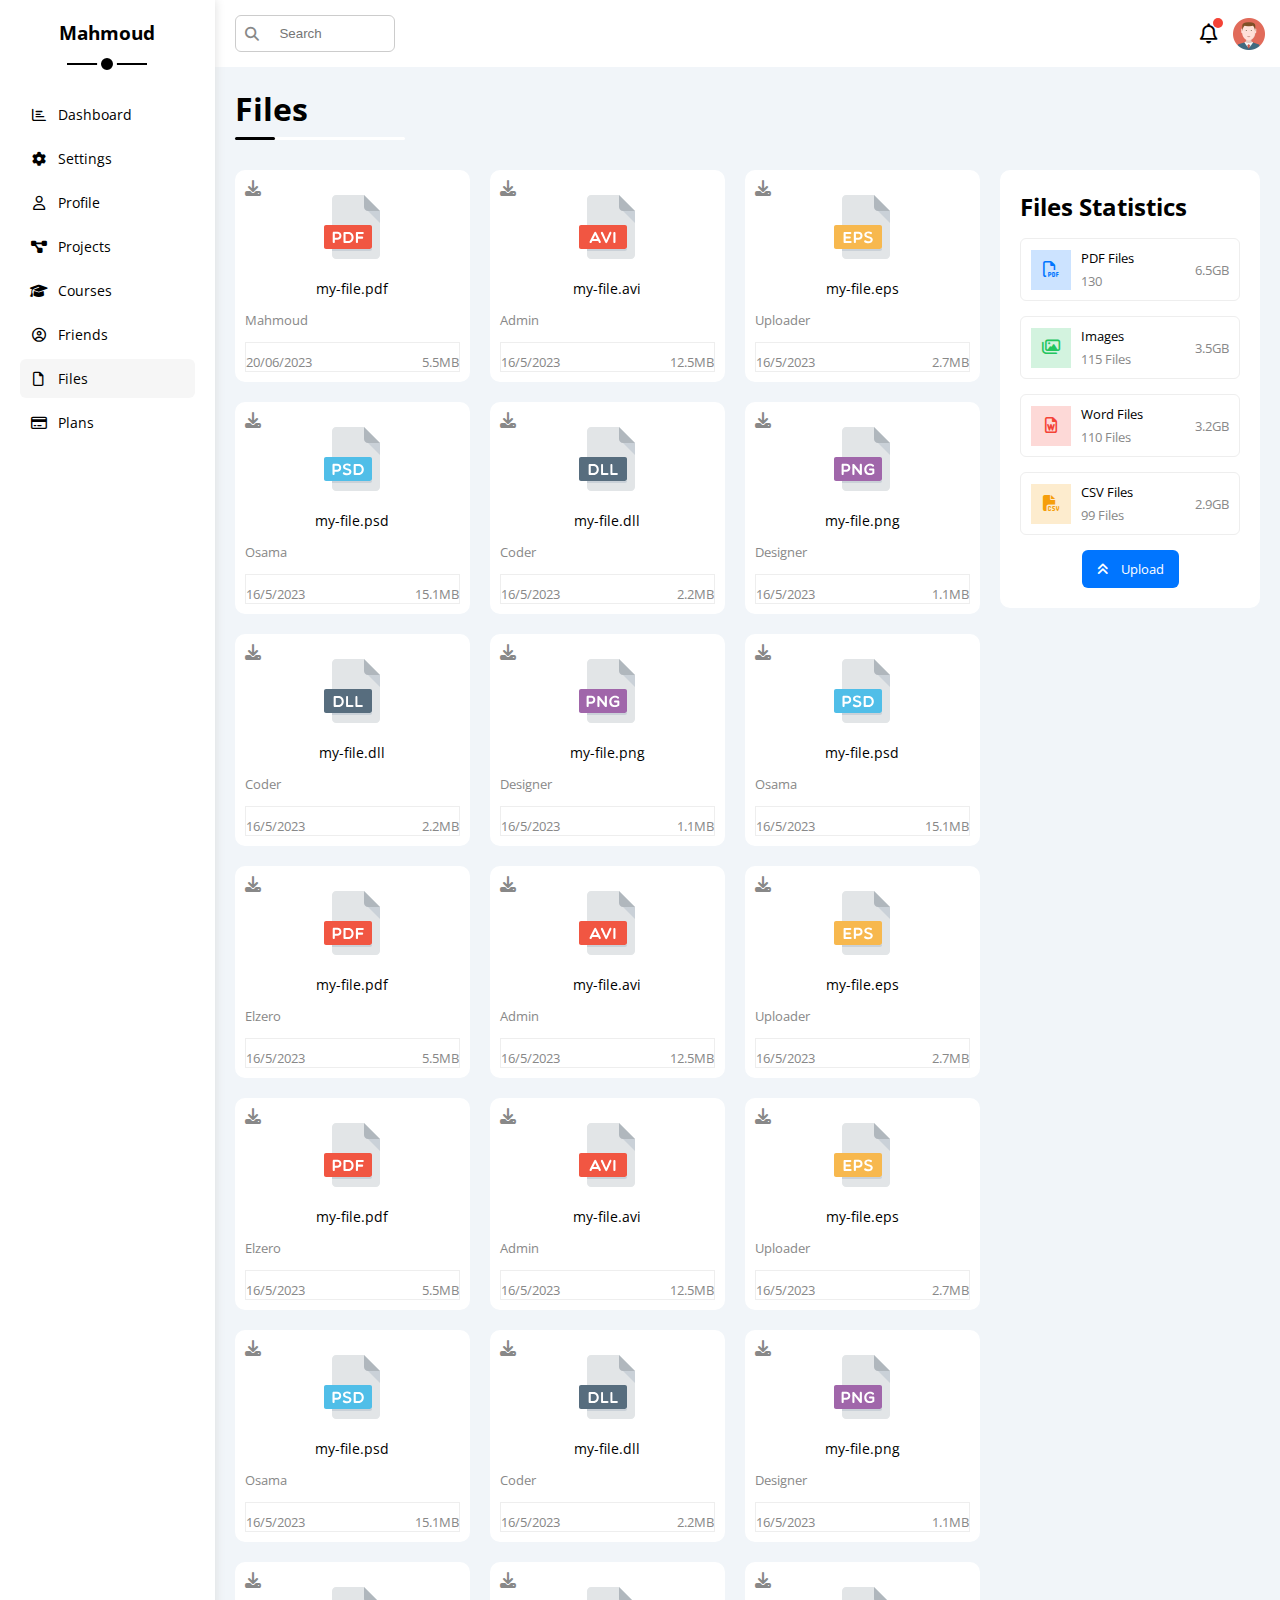
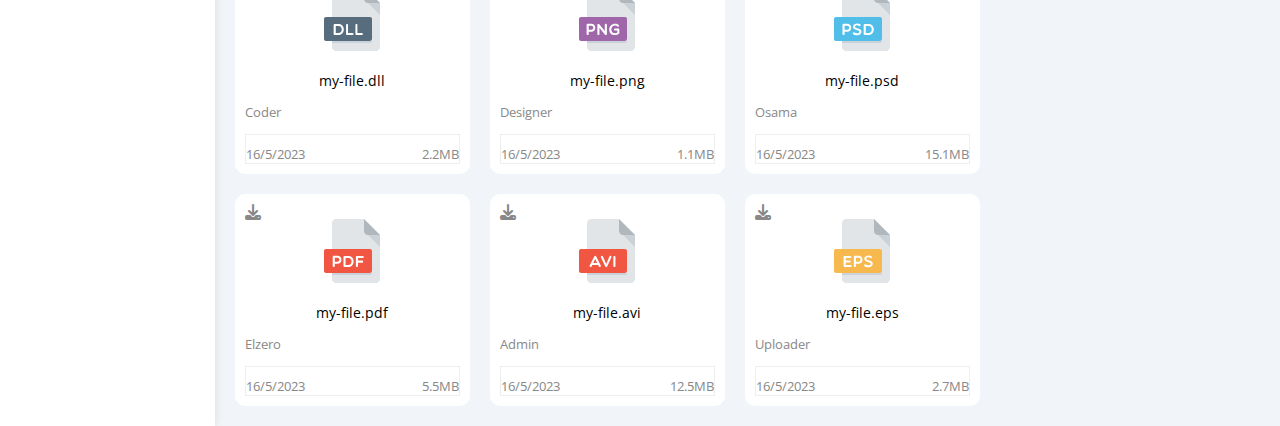
<file: files.html>
<!DOCTYPE html>
<html lang="en">

<head>
    <meta charset="UTF-8" />
    <meta http-equiv="X-UA-Compatible" content="IE=edge" />
    <meta name="viewport" content="width=device-width, initial-scale=1.0" />
    <title> Files </title>
    <link rel="stylesheet" href="css/all.min.css">
    <!-- Main file of css -->
    <link rel="stylesheet" href="css/style.css" />
    <!-- Font Awsome -->
    <!-- Start Framework -->
    <link rel="stylesheet" href="css/framework.css">
    <!-- End Framework -->
    <link rel="preconnect" href="https://fonts.googleapis.com" />
    <link rel="preconnect" href="https://fonts.gstatic.com" crossorigin />
    <link href="https://fonts.googleapis.com/css2?family=Open+Sans:wght@300;500&#038;display=swap" rel="stylesheet" />
</head>

<body>
    <div class="page d-flex ">
        <aside class="bg-white p-20 p-relative">
            <h3 class="txt-c p-relative mt-0"> Mahmoud </h3>
            <ul>
                <li>
                    <a class=" d-flex align-center fs-14 c-black rad-6 p-10" href="index.html">
                        <i class="fa-regular fa-chart-bar fa-fw"></i>
                        <span>Dashboard</span>
                    </a>
                </li>
                <li>
                    <a class=" d-flex align-center fs-14 c-black rad-6 p-10" href="settings.html">
                        <i class="fa-solid fa-gear fa-fw"></i>
                        <span>Settings</span>
                    </a>
                </li>
                <li>
                    <a class="d-flex align-center fs-14 c-black rad-6 p-10 " href="profile.html">
                        <i class="fa-regular fa-user fa-fw"></i>
                        <span>Profile</span>
                    </a>
                </li>
                <li>
                    <a class="d-flex align-center fs-14 c-black rad-6 p-10 " href="projects.html">
                        <i class="fa-solid fa-diagram-project fa-fw"></i>
                        <span>Projects</span>
                    </a>
                </li>
                <li>
                    <a class="d-flex align-center fs-14 c-black rad-6 p-10 " href="courses.html">
                        <i class="fa-solid fa-graduation-cap fa-fw"></i>
                        <span>Courses</span>
                    </a>
                </li>
                <li>
                    <a class="d-flex align-center fs-14 c-black rad-6 p-10 " href="friends.html">
                        <i class="fa-regular fa-circle-user fa-fw"></i>
                        <span>Friends</span>
                    </a>
                </li>
                <li>
                    <a class="d-flex align-center fs-14 c-black rad-6 p-10 active" href="files.html">
                        <i class="fa-regular fa-file fa-fw"></i>
                        <span> Files </span>
                    </a>
                </li>
                <li>
                    <a class="d-flex align-center fs-14 c-black rad-6 p-10 " href="plans.html">
                        <i class="fa-regular fa-credit-card fa-fw"></i>
                        <span> Plans </span>
                    </a>
                </li>
            </ul>
        </aside>
        <div class="content w-full">
            <!-- Start Header -->
            <header class="bg-white p-15 between-flex">
                <div class="search p-relative">
                    <input type="search" class="p-10" placeholder=" Search ">
                </div>
                <div class="icons d-flex align-center">
                    <span class="notification p-relative">
                        <i class="fa-regular fa-bell fa-lg"></i>
                    </span>
                    <img src="images/avatar.png" alt="" />
                </div>
            </header>
            <!-- Start Header -->
            <h1 class="p-relative"> Files </h1>
            <div class="files-page d-flex m-20 gap-20">
                <div class="files-stats p-20 bg-white rad-10">
                    <h2 class="mt-0 mb-15 txt-c-mobile">Files Statistics</h2>
                    <div class="d-flex align-center border-eee p-10 rad-6 mb-15 fs-13">
                        <i class="fa-regular fa-file-pdf fa-lg blue center-flex c-blue icon"></i>
                        <div class="info">
                            <span>PDF Files</span>
                            <span class="c-gray d-block mt-5">130</span>
                        </div>
                        <div class="size c-gray">6.5GB</div>
                    </div>
                    <div class="d-flex align-center border-eee p-10 rad-6 mb-15 fs-13">
                        <i class="fa-regular fa-images fa-lg green center-flex c-green icon"></i>
                        <div class="info">
                            <span>Images</span>
                            <span class="c-gray d-block mt-5">115 Files</span>
                        </div>
                        <div class="size c-gray">3.5GB</div>
                    </div>
                    <div class="d-flex align-center border-eee p-10 rad-6 mb-15 fs-13">
                        <i class="fa-regular fa-file-word fa-lg red center-flex c-red icon"></i>
                        <div class="info">
                            <span>Word Files</span>
                            <span class="c-gray d-block mt-5">110 Files</span>
                        </div>
                        <div class="size c-gray">3.2GB</div>
                    </div>
                    <div class="d-flex align-center border-eee p-10 rad-6 fs-13">
                        <i class="fa-solid fa-file-csv fa-lg orange center-flex c-orange icon"></i>
                        <div class="info">
                            <span>CSV Files</span>
                            <span class="c-gray d-block mt-5">99 Files</span>
                        </div>
                        <div class="size c-gray">2.9GB</div>
                    </div>
                    <a class="upload bg-blue c-white fs-13 rad-6 d-block w-fit " href="#">
                        <i class="fa-solid fa-angles-up mr-10"></i>
                        Upload
                    </a>
                </div>
                <div class="files-content d-grid gap-20">
                    <div class="file bg-white p-10 rad-10">
                        <i class="fa-solid fa-download c-gray p-absolute"></i>
                        <div class="icon txt-c">
                            <img class="mt-15 mb-15" src="images/pdf.svg" alt="">
                        </div>
                        <div class="txt-c mb-10 fs-14">my-file.pdf</div>
                        <p class="c-gray fs-13"> Mahmoud </p>
                        <div class="info between-flex mt-10 pt-10 fs-13 c-gray">
                            <span>20/06/2023</span>
                            <span>5.5MB</span>
                        </div>
                    </div>
                    <div class="file bg-white p-10 rad-10">
                        <i class="fa-solid fa-download c-gray p-absolute"></i>
                        <div class="icon txt-c ">
                            <img class="mt-15 mb-15" src="images/avi.svg" alt="">
                        </div>
                        <div class="txt-c mb-10 fs-14">my-file.avi</div>
                        <p class="c-gray fs-13">Admin</p>
                        <div class="info between-flex mt-10 pt-10 fs-13 c-gray">
                            <span>16/5/2023</span>
                            <span>12.5MB</span>
                        </div>
                    </div>
                    <div class="file bg-white p-10 rad-10">
                        <i class="fa-solid fa-download c-gray p-absolute"></i>
                        <div class="icon txt-c">
                            <img class="mt-15 mb-15" src="images/eps.svg" alt="">
                        </div>
                        <div class="txt-c mb-10 fs-14">my-file.eps</div>
                        <p class="c-gray fs-13">Uploader</p>
                        <div class="info between-flex mt-10 pt-10 fs-13 c-gray">
                            <span>16/5/2023</span>
                            <span>2.7MB</span>
                        </div>
                    </div>
                    <div class="file bg-white p-10 rad-10">
                        <i class="fa-solid fa-download c-gray p-absolute"></i>
                        <div class="icon txt-c">
                            <img class="mt-15 mb-15" src="images/psd.svg" alt="">
                        </div>
                        <div class="txt-c mb-10 fs-14">my-file.psd</div>
                        <p class="c-gray fs-13">Osama</p>
                        <div class="info between-flex mt-10 pt-10 fs-13 c-gray">
                            <span>16/5/2023</span>
                            <span>15.1MB</span>
                        </div>
                    </div>
                    <div class="file bg-white p-10 rad-10">
                        <i class="fa-solid fa-download c-gray p-absolute"></i>
                        <div class="icon txt-c">
                            <img class="mt-15 mb-15" src="images/dll.svg" alt="">
                        </div>
                        <div class="txt-c mb-10 fs-14">my-file.dll</div>
                        <p class="c-gray fs-13">Coder</p>
                        <div class="info between-flex mt-10 pt-10 fs-13 c-gray">
                            <span>16/5/2023</span>
                            <span>2.2MB</span>
                        </div>
                    </div>
                    <div class="file bg-white p-10 rad-10">
                        <i class="fa-solid fa-download c-gray p-absolute"></i>
                        <div class="icon txt-c">
                            <img class="mt-15 mb-15" src="images/png.svg" alt="">
                        </div>
                        <div class="txt-c mb-10 fs-14">my-file.png</div>
                        <p class="c-gray fs-13">Designer</p>
                        <div class="info between-flex mt-10 pt-10 fs-13 c-gray">
                            <span>16/5/2023</span>
                            <span>1.1MB</span>
                        </div>
                    </div>
                    <div class="file bg-white p-10 rad-10">
                        <i class="fa-solid fa-download c-gray p-absolute"></i>
                        <div class="icon txt-c">
                            <img class="mt-15 mb-15" src="images/dll.svg" alt="">
                        </div>
                        <div class="txt-c mb-10 fs-14">my-file.dll</div>
                        <p class="c-gray fs-13">Coder</p>
                        <div class="info between-flex mt-10 pt-10 fs-13 c-gray">
                            <span>16/5/2023</span>
                            <span>2.2MB</span>
                        </div>
                    </div>
                    <div class="file bg-white p-10 rad-10">
                        <i class="fa-solid fa-download c-gray p-absolute"></i>
                        <div class="icon txt-c">
                            <img class="mt-15 mb-15" src="images/png.svg" alt="">
                        </div>
                        <div class="txt-c mb-10 fs-14">my-file.png</div>
                        <p class="c-gray fs-13">Designer</p>
                        <div class="info between-flex mt-10 pt-10 fs-13 c-gray">
                            <span>16/5/2023</span>
                            <span>1.1MB</span>
                        </div>
                    </div>
                    <div class="file bg-white p-10 rad-10">
                        <i class="fa-solid fa-download c-gray p-absolute"></i>
                        <div class="icon txt-c">
                            <img class="mt-15 mb-15" src="images/psd.svg" alt="">
                        </div>
                        <div class="txt-c mb-10 fs-14">my-file.psd</div>
                        <p class="c-gray fs-13">Osama</p>
                        <div class="info between-flex mt-10 pt-10 fs-13 c-gray">
                            <span>16/5/2023</span>
                            <span>15.1MB</span>
                        </div>
                    </div>
                    <div class="file bg-white p-10 rad-10">
                        <i class="fa-solid fa-download c-gray p-absolute"></i>
                        <div class="icon txt-c">
                            <img class="mt-15 mb-15" src="images/pdf.svg" alt="">
                        </div>
                        <div class="txt-c mb-10 fs-14">my-file.pdf</div>
                        <p class="c-gray fs-13">Elzero</p>
                        <div class="info between-flex mt-10 pt-10 fs-13 c-gray">
                            <span>16/5/2023</span>
                            <span>5.5MB</span>
                        </div>
                    </div>
                    <div class="file bg-white p-10 rad-10">
                        <i class="fa-solid fa-download c-gray p-absolute"></i>
                        <div class="icon txt-c">
                            <img class="mt-15 mb-15" src="images/avi.svg" alt="">
                        </div>
                        <div class="txt-c mb-10 fs-14">my-file.avi</div>
                        <p class="c-gray fs-13">Admin</p>
                        <div class="info between-flex mt-10 pt-10 fs-13 c-gray">
                            <span>16/5/2023</span>
                            <span>12.5MB</span>
                        </div>
                    </div>
                    <div class="file bg-white p-10 rad-10">
                        <i class="fa-solid fa-download c-gray p-absolute"></i>
                        <div class="icon txt-c">
                            <img class="mt-15 mb-15" src="images/eps.svg" alt="">
                        </div>
                        <div class="txt-c mb-10 fs-14">my-file.eps</div>
                        <p class="c-gray fs-13">Uploader</p>
                        <div class="info between-flex mt-10 pt-10 fs-13 c-gray">
                            <span>16/5/2023</span>
                            <span>2.7MB</span>
                        </div>
                    </div>
                    <div class="file bg-white p-10 rad-10">
                        <i class="fa-solid fa-download c-gray p-absolute"></i>
                        <div class="icon txt-c">
                            <img class="mt-15 mb-15" src="images/pdf.svg" alt="">
                        </div>
                        <div class="txt-c mb-10 fs-14">my-file.pdf</div>
                        <p class="c-gray fs-13">Elzero</p>
                        <div class="info between-flex mt-10 pt-10 fs-13 c-gray">
                            <span>16/5/2023</span>
                            <span>5.5MB</span>
                        </div>
                    </div>
                    <div class="file bg-white p-10 rad-10">
                        <i class="fa-solid fa-download c-gray p-absolute"></i>
                        <div class="icon txt-c">
                            <img class="mt-15 mb-15" src="images/avi.svg" alt="">
                        </div>
                        <div class="txt-c mb-10 fs-14">my-file.avi</div>
                        <p class="c-gray fs-13">Admin</p>
                        <div class="info between-flex mt-10 pt-10 fs-13 c-gray">
                            <span>16/5/2023</span>
                            <span>12.5MB</span>
                        </div>
                    </div>
                    <div class="file bg-white p-10 rad-10">
                        <i class="fa-solid fa-download c-gray p-absolute"></i>
                        <div class="icon txt-c">
                            <img class="mt-15 mb-15" src="images/eps.svg" alt="">
                        </div>
                        <div class="txt-c mb-10 fs-14">my-file.eps</div>
                        <p class="c-gray fs-13">Uploader</p>
                        <div class="info between-flex mt-10 pt-10 fs-13 c-gray">
                            <span>16/5/2023</span>
                            <span>2.7MB</span>
                        </div>
                    </div>
                    <div class="file bg-white p-10 rad-10">
                        <i class="fa-solid fa-download c-gray p-absolute"></i>
                        <div class="icon txt-c">
                            <img class="mt-15 mb-15" src="images/psd.svg" alt="">
                        </div>
                        <div class="txt-c mb-10 fs-14">my-file.psd</div>
                        <p class="c-gray fs-13">Osama</p>
                        <div class="info between-flex mt-10 pt-10 fs-13 c-gray">
                            <span>16/5/2023</span>
                            <span>15.1MB</span>
                        </div>
                    </div>
                    <div class="file bg-white p-10 rad-10">
                        <i class="fa-solid fa-download c-gray p-absolute"></i>
                        <div class="icon txt-c">
                            <img class="mt-15 mb-15" src="images/dll.svg" alt="">
                        </div>
                        <div class="txt-c mb-10 fs-14">my-file.dll</div>
                        <p class="c-gray fs-13">Coder</p>
                        <div class="info between-flex mt-10 pt-10 fs-13 c-gray">
                            <span>16/5/2023</span>
                            <span>2.2MB</span>
                        </div>
                    </div>
                    <div class="file bg-white p-10 rad-10">
                        <i class="fa-solid fa-download c-gray p-absolute"></i>
                        <div class="icon txt-c">
                            <img class="mt-15 mb-15" src="images/png.svg" alt="">
                        </div>
                        <div class="txt-c mb-10 fs-14">my-file.png</div>
                        <p class="c-gray fs-13">Designer</p>
                        <div class="info between-flex mt-10 pt-10 fs-13 c-gray">
                            <span>16/5/2023</span>
                            <span>1.1MB</span>
                        </div>
                    </div>
                    <div class="file bg-white p-10 rad-10">
                        <i class="fa-solid fa-download c-gray p-absolute"></i>
                        <div class="icon txt-c">
                            <img class="mt-15 mb-15" src="images/dll.svg" alt="">
                        </div>
                        <div class="txt-c mb-10 fs-14">my-file.dll</div>
                        <p class="c-gray fs-13">Coder</p>
                        <div class="info between-flex mt-10 pt-10 fs-13 c-gray">
                            <span>16/5/2023</span>
                            <span>2.2MB</span>
                        </div>
                    </div>
                    <div class="file bg-white p-10 rad-10">
                        <i class="fa-solid fa-download c-gray p-absolute"></i>
                        <div class="icon txt-c">
                            <img class="mt-15 mb-15" src="images/png.svg" alt="">
                        </div>
                        <div class="txt-c mb-10 fs-14">my-file.png</div>
                        <p class="c-gray fs-13">Designer</p>
                        <div class="info between-flex mt-10 pt-10 fs-13 c-gray">
                            <span>16/5/2023</span>
                            <span>1.1MB</span>
                        </div>
                    </div>
                    <div class="file bg-white p-10 rad-10">
                        <i class="fa-solid fa-download c-gray p-absolute"></i>
                        <div class="icon txt-c">
                            <img class="mt-15 mb-15" src="images/psd.svg" alt="">
                        </div>
                        <div class="txt-c mb-10 fs-14">my-file.psd</div>
                        <p class="c-gray fs-13">Osama</p>
                        <div class="info between-flex mt-10 pt-10 fs-13 c-gray">
                            <span>16/5/2023</span>
                            <span>15.1MB</span>
                        </div>
                    </div>
                    <div class="file bg-white p-10 rad-10">
                        <i class="fa-solid fa-download c-gray p-absolute"></i>
                        <div class="icon txt-c">
                            <img class="mt-15 mb-15" src="images/pdf.svg" alt="">
                        </div>
                        <div class="txt-c mb-10 fs-14">my-file.pdf</div>
                        <p class="c-gray fs-13">Elzero</p>
                        <div class="info between-flex mt-10 pt-10 fs-13 c-gray">
                            <span>16/5/2023</span>
                            <span>5.5MB</span>
                        </div>
                    </div>
                    <div class="file bg-white p-10 rad-10">
                        <i class="fa-solid fa-download c-gray p-absolute"></i>
                        <div class="icon txt-c">
                            <img class="mt-15 mb-15" src="images/avi.svg" alt="">
                        </div>
                        <div class="txt-c mb-10 fs-14">my-file.avi</div>
                        <p class="c-gray fs-13">Admin</p>
                        <div class="info between-flex mt-10 pt-10 fs-13 c-gray">
                            <span>16/5/2023</span>
                            <span>12.5MB</span>
                        </div>
                    </div>
                    <div class="file bg-white p-10 rad-10">
                        <i class="fa-solid fa-download c-gray p-absolute"></i>
                        <div class="icon txt-c">
                            <img class="mt-15 mb-15" src="images/eps.svg" alt="">
                        </div>
                        <div class="txt-c mb-10 fs-14">my-file.eps</div>
                        <p class="c-gray fs-13">Uploader</p>
                        <div class="info between-flex mt-10 pt-10 fs-13 c-gray">
                            <span>16/5/2023</span>
                            <span>2.7MB</span>
                        </div>
                    </div>
                </div>
            </div>

        </div>
    </div>
    </div>
</file>
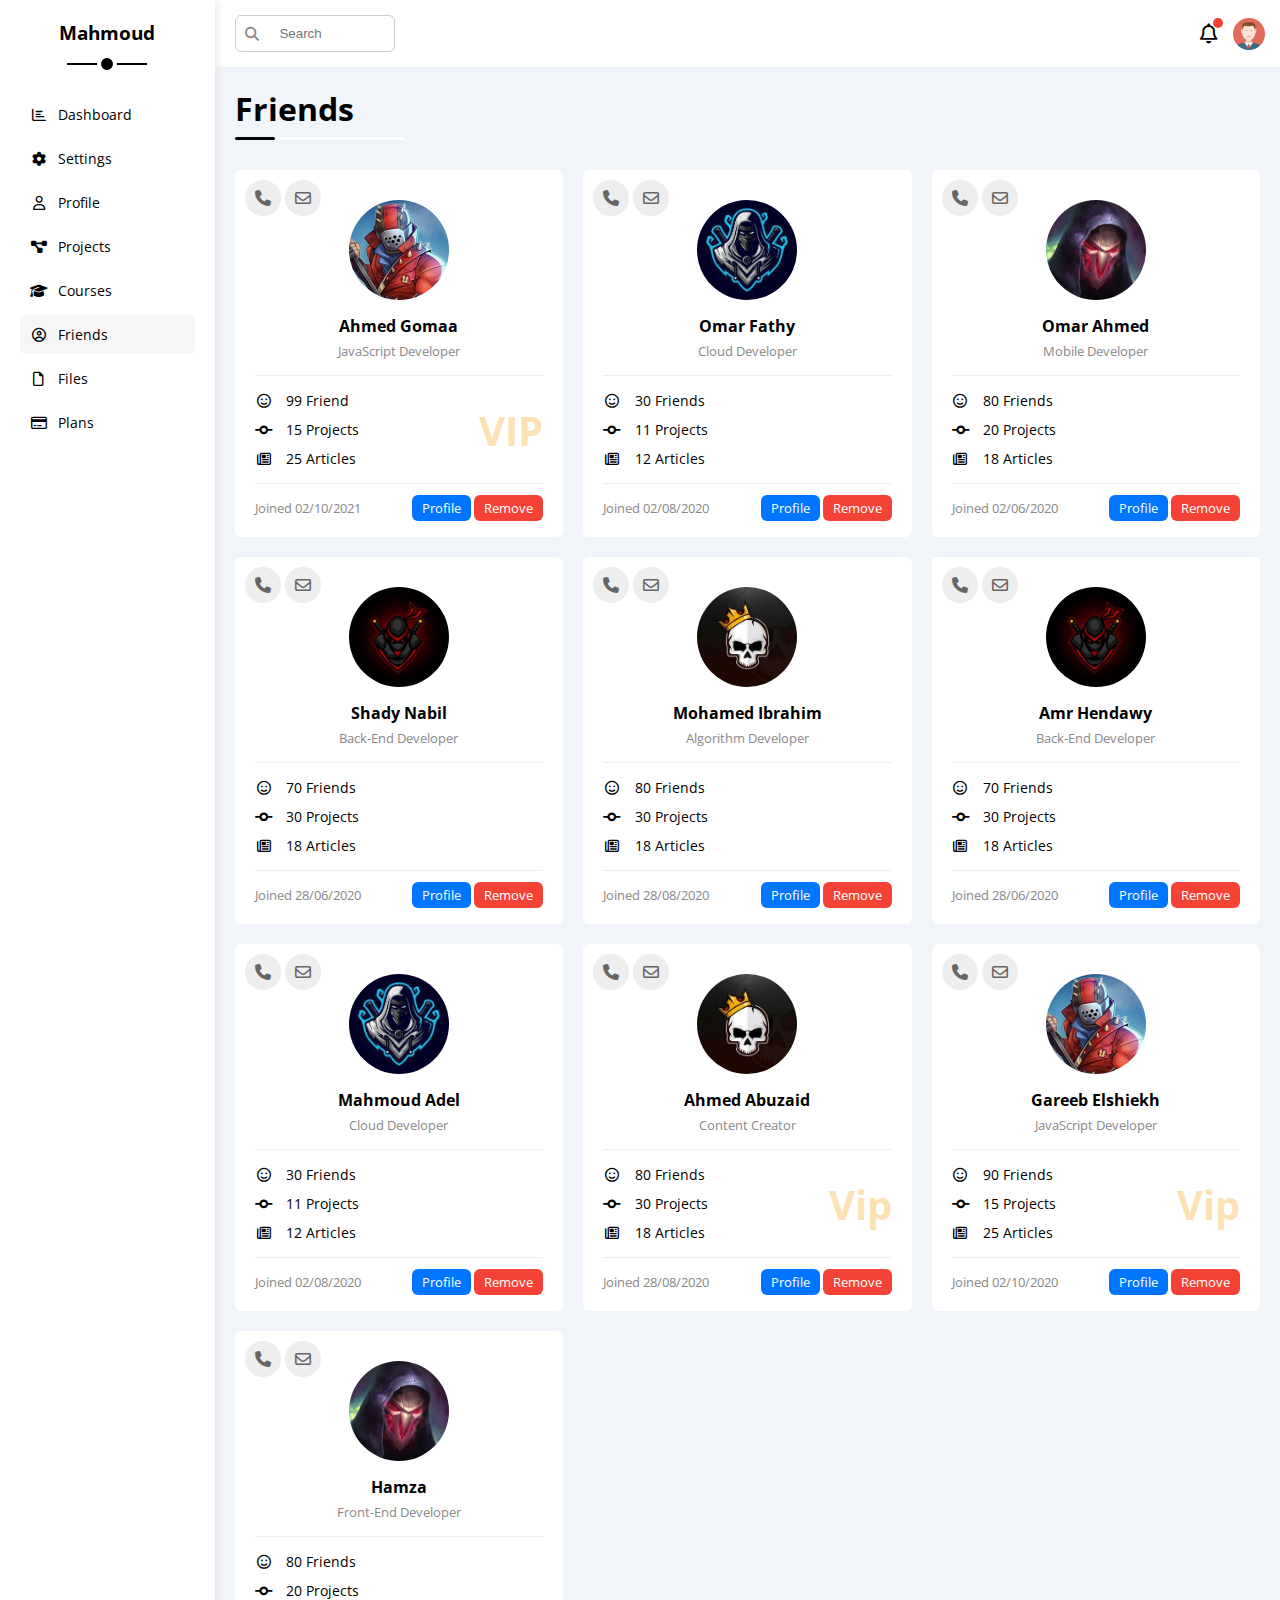
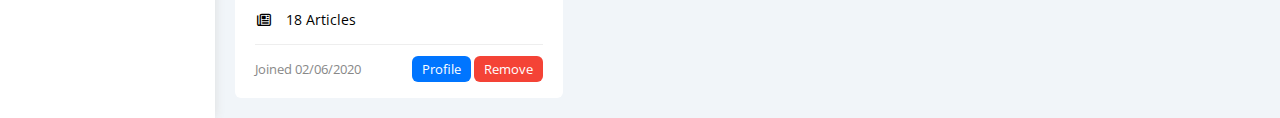
<file: friends.html>
<!DOCTYPE html>
<html lang="en">

<head>
    <meta charset="UTF-8" />
    <meta http-equiv="X-UA-Compatible" content="IE=edge" />
    <meta name="viewport" content="width=device-width, initial-scale=1.0" />
    <title> Friends </title>
    <link rel="stylesheet" href="css/all.min.css">
    <!-- Main file of css -->
    <link rel="stylesheet" href="css/style.css" />
    <!-- Font Awsome -->
    <!-- Start Framework -->
    <link rel="stylesheet" href="css/framework.css">
    <!-- End Framework -->
    <link rel="preconnect" href="https://fonts.googleapis.com" />
    <link rel="preconnect" href="https://fonts.gstatic.com" crossorigin />
    <link href="https://fonts.googleapis.com/css2?family=Open+Sans:wght@300;500&#038;display=swap" rel="stylesheet" />
</head>

<body>
    <div class="page d-flex ">
        <aside class="bg-white p-20 p-relative">
            <h3 class="txt-c p-relative mt-0"> Mahmoud </h3>
            <ul>
                <li>
                    <a class=" d-flex align-center fs-14 c-black rad-6 p-10" href="index.html">
                        <i class="fa-regular fa-chart-bar fa-fw"></i>
                        <span>Dashboard</span>
                    </a>
                </li>
                <li>
                    <a class=" d-flex align-center fs-14 c-black rad-6 p-10" href="settings.html">
                        <i class="fa-solid fa-gear fa-fw"></i>
                        <span>Settings</span>
                    </a>
                </li>
                <li>
                    <a class="d-flex align-center fs-14 c-black rad-6 p-10 " href="profile.html">
                        <i class="fa-regular fa-user fa-fw"></i>
                        <span>Profile</span>
                    </a>
                </li>
                <li>
                    <a class="d-flex align-center fs-14 c-black rad-6 p-10 " href="projects.html">
                        <i class="fa-solid fa-diagram-project fa-fw"></i>
                        <span>Projects</span>
                    </a>
                </li>
                <li>
                    <a class="d-flex align-center fs-14 c-black rad-6 p-10 " href="courses.html">
                        <i class="fa-solid fa-graduation-cap fa-fw"></i>
                        <span>Courses</span>
                    </a>
                </li>
                <li>
                    <a class="d-flex align-center fs-14 c-black rad-6 p-10 active" href="friends.html">
                        <i class="fa-regular fa-circle-user fa-fw"></i>
                        <span>Friends</span>
                    </a>
                </li>
                <li>
                    <a class="d-flex align-center fs-14 c-black rad-6 p-10" href="files.html">
                        <i class="fa-regular fa-file fa-fw"></i>
                        <span>Files</span>
                    </a>
                </li>
                <li>
                    <a class="d-flex align-center fs-14 c-black rad-6 p-10" href="plans.html">
                        <i class="fa-regular fa-credit-card fa-fw"></i>
                        <span>Plans</span>
                    </a>
                </li>
            </ul>
        </aside>
        <div class="content w-full">
            <!-- Start Header -->
            <header class="bg-white p-15 between-flex">
                <div class="search p-relative">
                    <input type="search" class="p-10" placeholder=" Search ">
                </div>
                <div class="icons d-flex align-center">
                    <span class="notification p-relative">
                        <i class="fa-regular fa-bell fa-lg"></i>
                    </span>
                    <img src="images/avatar.png" alt="" />
                </div>
            </header>
            <!-- Start Header -->
            <h1 class="p-relative"> Friends </h1>
            <div class="friends-page d-grid m-20 gap-20">
                <div class="friend bg-white rad-6 p-20 p-relative">
                    <div class="contact">
                        <i class="fa-solid fa-phone"></i>
                        <i class="fa-regular fa-envelope"></i>
                    </div>
                    <div class="txt-c">
                        <img class="rad-half mt-10 mb-10 w-100 h-100" src="images/friend-01.jpg" alt="">
                        <h4 class="m-0">Ahmed Gomaa </h4>
                        <p class="c-gray fs-13 mt-5 mb-0">JavaScript Developer</p>
                    </div>
                    <div class="icons fs-14 p-relative">
                        <div class="mb-10">
                            <i class="fa-regular fa-face-smile fa-fw"></i>
                            <span>99 Friend</span>
                        </div>
                        <div class="mb-10">
                            <i class="fa-solid fa-code-commit fa-fw"></i>
                            <span>15 Projects</span>
                        </div>
                        <div>
                            <i class="fa-regular fa-newspaper fa-fw"></i>
                            <span>25 Articles</span>
                        </div>
                        <span class="vip fw-bold c-orange">VIP</span>
                    </div>
                    <div class="info between-flex fs-13">
                        <span class="c-gray">Joined 02/10/2021</span>
                        <div>
                            <a class="bg-blue c-white btn-shape" href="profile.html">Profile</a>
                            <a class="bg-red c-white btn-shape" href="#">Remove</a>
                        </div>
                    </div>
                </div>
                <div class="friend bg-white rad-6 p-20 p-relative">
                    <div class="contact">
                        <i class="fa-solid fa-phone"></i>
                        <i class="fa-regular fa-envelope"></i>
                    </div>
                    <div class="txt-c">
                        <img class="rad-half mt-10 mb-10 w-100 h-100" src="images/friend-02.jpg" alt="">
                        <h4 class="m-0">Omar Fathy</h4>
                        <p class="c-gray fs-13 mt-5 mb-0">Cloud Developer</p>
                    </div>
                    <div class="icons fs-14 p-relative">
                        <div class="mb-10">
                            <i class="fa-regular fa-face-smile fa-fw"></i>
                            <span>30 Friends</span>
                        </div>
                        <div class="mb-10">
                            <i class="fa-solid fa-code-commit fa-fw"></i>
                            <span>11 Projects</span>
                        </div>
                        <div>
                            <i class="fa-regular fa-newspaper fa-fw"></i>
                            <span>12 Articles</span>
                        </div>
                    </div>
                    <div class="info between-flex fs-13">
                        <span class="c-gray">Joined 02/08/2020</span>
                        <div>
                            <a class="bg-blue c-white btn-shape" href="profile.html">Profile</a>
                            <a class="bg-red c-white btn-shape" href="">Remove</a>
                        </div>
                    </div>
                </div>
                <div class="friend bg-white rad-6 p-20 p-relative">
                    <div class="contact">
                        <i class="fa-solid fa-phone"></i>
                        <i class="fa-regular fa-envelope"></i>
                    </div>
                    <div class="txt-c">
                        <img class="rad-half mt-10 mb-10 w-100 h-100" src="images/friend-03.jpg" alt="">
                        <h4 class="m-0">Omar Ahmed</h4>
                        <p class="c-gray fs-13 mt-5 mb-0">Mobile Developer</p>
                    </div>
                    <div class="icons fs-14 p-relative">
                        <div class="mb-10">
                            <i class="fa-regular fa-face-smile fa-fw"></i>
                            <span>80 Friends</span>
                        </div>
                        <div class="mb-10">
                            <i class="fa-solid fa-code-commit fa-fw"></i>
                            <span>20 Projects</span>
                        </div>
                        <div>
                            <i class="fa-regular fa-newspaper fa-fw"></i>
                            <span>18 Articles</span>
                        </div>
                    </div>
                    <div class="info between-flex fs-13">
                        <span class="c-gray">Joined 02/06/2020</span>
                        <div>
                            <a class="bg-blue c-white btn-shape" href="profile.html">Profile</a>
                            <a class="bg-red c-white btn-shape" href="">Remove</a>
                        </div>
                    </div>
                </div>
                <div class="friend bg-white rad-6 p-20 p-relative">
                    <div class="contact">
                        <i class="fa-solid fa-phone"></i>
                        <i class="fa-regular fa-envelope"></i>
                    </div>
                    <div class="txt-c">
                        <img class="rad-half mt-10 mb-10 w-100 h-100" src="images/friend-04.jpg" alt="">
                        <h4 class="m-0">Shady Nabil</h4>
                        <p class="c-gray fs-13 mt-5 mb-0">Back-End Developer</p>
                    </div>
                    <div class="icons fs-14 p-relative">
                        <div class="mb-10">
                            <i class="fa-regular fa-face-smile fa-fw"></i>
                            <span>70 Friends</span>
                        </div>
                        <div class="mb-10">
                            <i class="fa-solid fa-code-commit fa-fw"></i>
                            <span>30 Projects</span>
                        </div>
                        <div>
                            <i class="fa-regular fa-newspaper fa-fw"></i>
                            <span>18 Articles</span>
                        </div>
                    </div>
                    <div class="info between-flex fs-13">
                        <span class="c-gray">Joined 28/06/2020</span>
                        <div>
                            <a class="bg-blue c-white btn-shape" href="profile.html">Profile</a>
                            <a class="bg-red c-white btn-shape" href="">Remove</a>
                        </div>
                    </div>
                </div>
                <div class="friend bg-white rad-6 p-20 p-relative">
                    <div class="contact">
                        <i class="fa-solid fa-phone"></i>
                        <i class="fa-regular fa-envelope"></i>
                    </div>
                    <div class="txt-c">
                        <img class="rad-half mt-10 mb-10 w-100 h-100" src="images/friend-05.jpg" alt="">
                        <h4 class="m-0">Mohamed Ibrahim</h4>
                        <p class="c-gray fs-13 mt-5 mb-0">Algorithm Developer</p>
                    </div>
                    <div class="icons fs-14 p-relative">
                        <div class="mb-10">
                            <i class="fa-regular fa-face-smile fa-fw"></i>
                            <span>80 Friends</span>
                        </div>
                        <div class="mb-10">
                            <i class="fa-solid fa-code-commit fa-fw"></i>
                            <span>30 Projects</span>
                        </div>
                        <div>
                            <i class="fa-regular fa-newspaper fa-fw"></i>
                            <span>18 Articles</span>
                        </div>
                    </div>
                    <div class="info between-flex fs-13">
                        <span class="c-gray">Joined 28/08/2020</span>
                        <div>
                            <a class="bg-blue c-white btn-shape" href="profile.html">Profile</a>
                            <a class="bg-red c-white btn-shape" href="">Remove</a>
                        </div>
                    </div>
                </div>
                <div class="friend bg-white rad-6 p-20 p-relative">
                    <div class="contact">
                        <i class="fa-solid fa-phone"></i>
                        <i class="fa-regular fa-envelope"></i>
                    </div>
                    <div class="txt-c">
                        <img class="rad-half mt-10 mb-10 w-100 h-100" src="images/friend-04.jpg" alt="">
                        <h4 class="m-0">Amr Hendawy</h4>
                        <p class="c-gray fs-13 mt-5 mb-0">Back-End Developer</p>
                    </div>
                    <div class="icons fs-14 p-relative">
                        <div class="mb-10">
                            <i class="fa-regular fa-face-smile fa-fw"></i>
                            <span>70 Friends</span>
                        </div>
                        <div class="mb-10">
                            <i class="fa-solid fa-code-commit fa-fw"></i>
                            <span>30 Projects</span>
                        </div>
                        <div>
                            <i class="fa-regular fa-newspaper fa-fw"></i>
                            <span>18 Articles</span>
                        </div>
                    </div>
                    <div class="info between-flex fs-13">
                        <span class="c-gray">Joined 28/06/2020</span>
                        <div>
                            <a class="bg-blue c-white btn-shape" href="profile.html">Profile</a>
                            <a class="bg-red c-white btn-shape" href="">Remove</a>
                        </div>
                    </div>
                </div>
                <div class="friend bg-white rad-6 p-20 p-relative">
                    <div class="contact">
                        <i class="fa-solid fa-phone"></i>
                        <i class="fa-regular fa-envelope"></i>
                    </div>
                    <div class="txt-c">
                        <img class="rad-half mt-10 mb-10 w-100 h-100" src="images/friend-02.jpg" alt="">
                        <h4 class="m-0">Mahmoud Adel</h4>
                        <p class="c-gray fs-13 mt-5 mb-0">Cloud Developer</p>
                    </div>
                    <div class="icons fs-14 p-relative">
                        <div class="mb-10">
                            <i class="fa-regular fa-face-smile fa-fw"></i>
                            <span>30 Friends</span>
                        </div>
                        <div class="mb-10">
                            <i class="fa-solid fa-code-commit fa-fw"></i>
                            <span>11 Projects</span>
                        </div>
                        <div>
                            <i class="fa-regular fa-newspaper fa-fw"></i>
                            <span>12 Articles</span>
                        </div>
                    </div>
                    <div class="info between-flex fs-13">
                        <span class="c-gray">Joined 02/08/2020</span>
                        <div>
                            <a class="bg-blue c-white btn-shape" href="profile.html">Profile</a>
                            <a class="bg-red c-white btn-shape" href="">Remove</a>
                        </div>
                    </div>
                </div>
                <div class="friend bg-white rad-6 p-20 p-relative">
                    <div class="contact">
                        <i class="fa-solid fa-phone"></i>
                        <i class="fa-regular fa-envelope"></i>
                    </div>
                    <div class="txt-c">
                        <img class="rad-half mt-10 mb-10 w-100 h-100" src="images/friend-05.jpg" alt="">
                        <h4 class="m-0">Ahmed Abuzaid</h4>
                        <p class="c-gray fs-13 mt-5 mb-0">Content Creator</p>
                    </div>
                    <div class="icons fs-14 p-relative">
                        <div class="mb-10">
                            <i class="fa-regular fa-face-smile fa-fw"></i>
                            <span>80 Friends</span>
                        </div>
                        <div class="mb-10">
                            <i class="fa-solid fa-code-commit fa-fw"></i>
                            <span>30 Projects</span>
                        </div>
                        <div>
                            <i class="fa-regular fa-newspaper fa-fw"></i>
                            <span>18 Articles</span>
                        </div>
                        <span class="vip fw-bold c-orange">Vip</span>
                    </div>
                    <div class="info between-flex fs-13">
                        <span class="c-gray">Joined 28/08/2020</span>
                        <div>
                            <a class="bg-blue c-white btn-shape" href="profile.html">Profile</a>
                            <a class="bg-red c-white btn-shape" href="">Remove</a>
                        </div>
                    </div>
                </div>
                <div class="friend bg-white rad-6 p-20 p-relative">
                    <div class="contact">
                        <i class="fa-solid fa-phone"></i>
                        <i class="fa-regular fa-envelope"></i>
                    </div>
                    <div class="txt-c">
                        <img class="rad-half mt-10 mb-10 w-100 h-100" src="images/friend-01.jpg" alt="">
                        <h4 class="m-0">Gareeb Elshiekh</h4>
                        <p class="c-gray fs-13 mt-5 mb-0">JavaScript Developer</p>
                    </div>
                    <div class="icons fs-14 p-relative">
                        <div class="mb-10">
                            <i class="fa-regular fa-face-smile fa-fw"></i>
                            <span>90 Friends</span>
                        </div>
                        <div class="mb-10">
                            <i class="fa-solid fa-code-commit fa-fw"></i>
                            <span>15 Projects</span>
                        </div>
                        <div>
                            <i class="fa-regular fa-newspaper fa-fw"></i>
                            <span>25 Articles</span>
                        </div>
                        <span class="vip fw-bold c-orange">Vip</span>
                    </div>
                    <div class="info between-flex fs-13">
                        <span class="c-gray">Joined 02/10/2020</span>
                        <div>
                            <a class="bg-blue c-white btn-shape" href="profile.html">Profile</a>
                            <a class="bg-red c-white btn-shape" href="">Remove</a>
                        </div>
                    </div>
                </div>
                <div class="friend bg-white rad-6 p-20 p-relative">
                    <div class="contact">
                        <i class="fa-solid fa-phone"></i>
                        <i class="fa-regular fa-envelope"></i>
                    </div>
                    <div class="txt-c">
                        <img class="rad-half mt-10 mb-10 w-100 h-100" src="images/friend-03.jpg" alt="">
                        <h4 class="m-0">Hamza</h4>
                        <p class="c-gray fs-13 mt-5 mb-0">Front-End Developer</p>
                    </div>
                    <div class="icons fs-14 p-relative">
                        <div class="mb-10">
                            <i class="fa-regular fa-face-smile fa-fw"></i>
                            <span>80 Friends</span>
                        </div>
                        <div class="mb-10">
                            <i class="fa-solid fa-code-commit fa-fw"></i>
                            <span>20 Projects</span>
                        </div>
                        <div>
                            <i class="fa-regular fa-newspaper fa-fw"></i>
                            <span>18 Articles</span>
                        </div>
                    </div>
                    <div class="info between-flex fs-13">
                        <span class="c-gray">Joined 02/06/2020</span>
                        <div>
                            <a class="bg-blue c-white btn-shape" href="profile.html">Profile</a>
                            <a class="bg-red c-white btn-shape" href="">Remove</a>
                        </div>
                    </div>
                </div>
            </div>
        </div>
    </div>
</file>
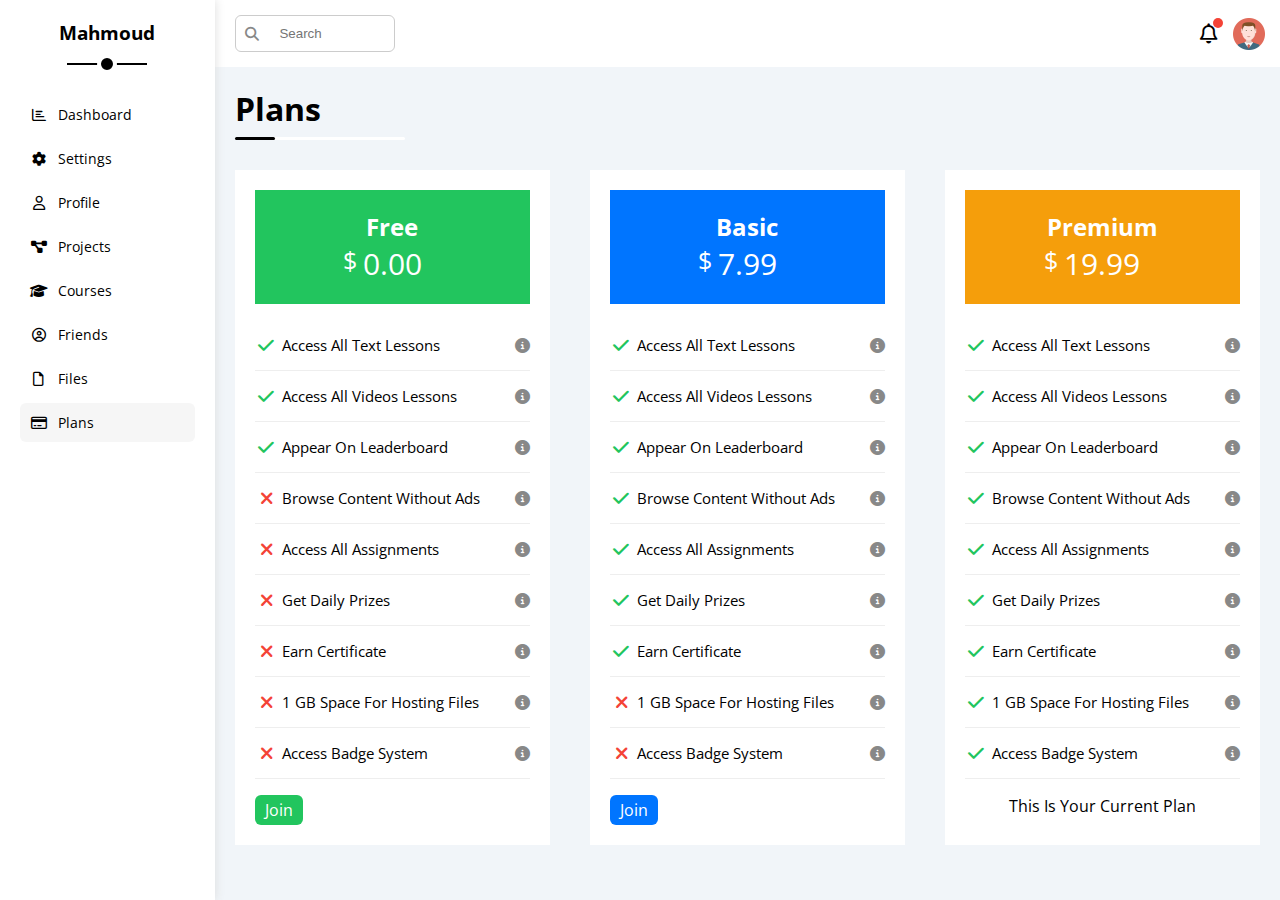
<file: plans.html>
<!DOCTYPE html>

<html lang="en">

<head>
    <meta charset="UTF-8" />
    <meta http-equiv="X-UA-Compatible" content="IE=edge" />
    <meta name="viewport" content="width=device-width, initial-scale=1.0" />
    <title> Plans </title>
    <link rel="stylesheet" href="css/all.min.css">
    <!-- Main file of css -->
    <link rel="stylesheet" href="css/style.css" />
    <!-- Font Awsome -->
    <!-- Start Framework -->
    <link rel="stylesheet" href="css/framework.css">
    <!-- End Framework -->
    <link rel="preconnect" href="https://fonts.googleapis.com" />
    <link rel="preconnect" href="https://fonts.gstatic.com" crossorigin />
    <link href="https://fonts.googleapis.com/css2?family=Open+Sans:wght@300;500&#038;display=swap" rel="stylesheet" />
</head>

<body>
    <div class="page d-flex ">
        <aside class="bg-white p-20 p-relative">
            <h3 class="txt-c p-relative mt-0"> Mahmoud </h3>
            <ul>
                <li>
                    <a class=" d-flex align-center fs-14 c-black rad-6 p-10" href="index.html">
                        <i class="fa-regular fa-chart-bar fa-fw"></i>
                        <span>Dashboard</span>
                    </a>
                </li>
                <li>
                    <a class=" d-flex align-center fs-14 c-black rad-6 p-10" href="settings.html">
                        <i class="fa-solid fa-gear fa-fw"></i>
                        <span>Settings</span>
                    </a>
                </li>
                <li>
                    <a class="d-flex align-center fs-14 c-black rad-6 p-10 " href="profile.html">
                        <i class="fa-regular fa-user fa-fw"></i>
                        <span>Profile</span>
                    </a>
                </li>
                <li>
                    <a class="d-flex align-center fs-14 c-black rad-6 p-10 " href="projects.html">
                        <i class="fa-solid fa-diagram-project fa-fw"></i>
                        <span>Projects</span>
                    </a>
                </li>
                <li>
                    <a class="d-flex align-center fs-14 c-black rad-6 p-10 " href="courses.html">
                        <i class="fa-solid fa-graduation-cap fa-fw"></i>
                        <span>Courses</span>
                    </a>
                </li>
                <li>
                    <a class="d-flex align-center fs-14 c-black rad-6 p-10 " href="friends.html">
                        <i class="fa-regular fa-circle-user fa-fw"></i>
                        <span>Friends</span>
                    </a>
                </li>
                <li>
                    <a class="d-flex align-center fs-14 c-black rad-6 p-10" href="files.html">
                        <i class="fa-regular fa-file fa-fw"></i>
                        <span> Files </span>
                    </a>
                </li>
                <li>
                    <a class="d-flex align-center fs-14 c-black rad-6 p-10 active" href="plans.html">
                        <i class="fa-regular fa-credit-card fa-fw"></i>
                        <span> Plans </span>
                    </a>
                </li>
            </ul>
        </aside>
        <div class="content w-full">
            <!-- Start Header -->
            <header class="bg-white p-15 between-flex">
                <div class="search p-relative">
                    <input type="search" class="p-10" placeholder=" Search ">
                </div>
                <div class="icons d-flex align-center">
                    <span class="notification p-relative">
                        <i class="fa-regular fa-bell fa-lg"></i>
                    </span>
                    <img src="images/avatar.png" alt="" />
                </div>
            </header>
            <!-- Start Header -->
            <h1 class="p-relative"> Plans </h1>
            <div class="plans-page d-grid m-20">
                <div class="plan green bg-white p-20">
                    <div class="top bg-green txt-c p-20">
                        <h2 class="m-0 c-white">Free</h2>
                        <div class="price c-white"><span>$</span>0.00</div>
                    </div>
                    <ul>
                        <li>
                            <i class="fa-solid fa-check fa-fw yes"></i>
                            <span>Access All Text Lessons</span>
                            <i class="fa-solid fa-circle-info help"></i>
                        </li>
                        <li>
                            <i class="fa-solid fa-check fa-fw yes"></i>
                            <span>Access All Videos Lessons</span>
                            <i class="fa-solid fa-circle-info help"></i>
                        </li>
                        <li>
                            <i class="fa-solid fa-check fa-fw yes"></i>
                            <span>Appear On Leaderboard</span>
                            <i class="fa-solid fa-circle-info help"></i>
                        </li>
                        <li>
                            <i class="fa-solid fa-xmark fa-fw"></i>
                            <span>Browse Content Without Ads</span>
                            <i class="fa-solid fa-circle-info help"></i>
                        </li>
                        <li>
                            <i class="fa-solid fa-xmark fa-fw"></i>
                            <span>Access All Assignments</span>
                            <i class="fa-solid fa-circle-info help"></i>
                        </li>
                        <li>
                            <i class="fa-solid fa-xmark fa-fw"></i>
                            <span>Get Daily Prizes</span>
                            <i class="fa-solid fa-circle-info help"></i>
                        </li>
                        <li>
                            <i class="fa-solid fa-xmark fa-fw"></i>
                            <span>Earn Certificate</span>
                            <i class="fa-solid fa-circle-info help"></i>
                        </li>
                        <li>
                            <i class="fa-solid fa-xmark fa-fw"></i>
                            <span>1 GB Space For Hosting Files</span>
                            <i class="fa-solid fa-circle-info help"></i>
                        </li>
                        <li>
                            <i class="fa-solid fa-xmark fa-fw"></i>
                            <span>Access Badge System</span>
                            <i class="fa-solid fa-circle-info help"></i>
                        </li>
                    </ul>
                    <a href="#" class="btn-shape bg-green c-white d-block w-fit">Join</a>
                </div>
                <!-- Start Plan -->
                <div class="plan blue bg-white p-20">
                    <div class="top bg-blue txt-c p-20">
                        <h2 class="m-0 c-white">Basic</h2>
                        <div class="price c-white"><span>$</span>7.99</div>
                    </div>
                    <ul class="list-none p-0">
                        <li>
                            <i class="fa-solid fa-check fa-fw yes"></i>
                            <span> Access All Text Lessons </span>
                            <i class="fa-solid fa-circle-info help"></i>
                        </li>
                        <li>
                            <i class="fa-solid fa-check fa-fw yes"></i>
                            <span>Access All Videos Lessons</span>
                            <i class="fa-solid fa-circle-info help"></i>
                        </li>
                        <li>
                            <i class="fa-solid fa-check fa-fw yes"></i>
                            <span>Appear On Leaderboard</span>
                            <i class="fa-solid fa-circle-info help"></i>
                        </li>
                        <li>
                            <i class="fa-solid fa-check fa-fw yes"></i>
                            <span>Browse Content Without Ads</span>
                            <i class="fa-solid fa-circle-info help"></i>
                        </li>
                        <li>
                            <i class="fa-solid fa-check fa-fw yes"></i>
                            <span>Access All Assignments</span>
                            <i class="fa-solid fa-circle-info help"></i>
                        </li>
                        <li>
                            <i class="fa-solid fa-check fa-fw yes"></i>
                            <span>Get Daily Prizes</span>
                            <i class="fa-solid fa-circle-info help"></i>
                        </li>
                        <li>
                            <i class="fa-solid fa-check fa-fw yes"></i>
                            <span>Earn Certificate</span>
                            <i class="fa-solid fa-circle-info help"></i>
                        </li>
                        <li>
                            <i class="fa-solid fa-xmark fa-fw"></i>
                            <span>1 GB Space For Hosting Files</span>
                            <i class="fa-solid fa-circle-info help"></i>
                        </li>
                        <li>
                            <i class="fa-solid fa-xmark fa-fw"></i>
                            <span>Access Badge System</span>
                            <i class="fa-solid fa-circle-info help"></i>
                        </li>
                    </ul>
                    <a href="#" class="btn-shape bg-blue c-white d-block w-fit">Join</a>
                </div>
                <!-- End Plan -->
                <!-- Start Plan -->
                <div class="plan orange bg-white p-20">
                    <div class="top bg-orange txt-c p-20">
                        <h2 class="m-0 c-white">Premium</h2>
                        <div class="price c-white"><span>$</span>19.99</div>
                    </div>
                    <ul class="list-none p-0">
                        <li>
                            <i class="fa-solid fa-check fa-fw yes"></i>
                            <span>Access All Text Lessons</span>
                            <i class="fa-solid fa-circle-info help"></i>
                        </li>
                        <li>
                            <i class="fa-solid fa-check fa-fw yes"></i>
                            <span>Access All Videos Lessons</span>
                            <i class="fa-solid fa-circle-info help"></i>
                        </li>
                        <li>
                            <i class="fa-solid fa-check fa-fw yes"></i>
                            <span>Appear On Leaderboard</span>
                            <i class="fa-solid fa-circle-info help"></i>
                        </li>
                        <li>
                            <i class="fa-solid fa-check fa-fw yes"></i>
                            <span>Browse Content Without Ads</span>
                            <i class="fa-solid fa-circle-info help"></i>
                        </li>
                        <li>
                            <i class="fa-solid fa-check fa-fw yes"></i>
                            <span>Access All Assignments</span>
                            <i class="fa-solid fa-circle-info help"></i>
                        </li>
                        <li>
                            <i class="fa-solid fa-check fa-fw yes"></i>
                            <span>Get Daily Prizes</span>
                            <i class="fa-solid fa-circle-info help"></i>
                        </li>
                        <li>
                            <i class="fa-solid fa-check fa-fw yes"></i>
                            <span>Earn Certificate</span>
                            <i class="fa-solid fa-circle-info help"></i>
                        </li>
                        <li>
                            <i class="fa-solid fa-check fa-fw yes"></i>
                            <span>1 GB Space For Hosting Files</span>
                            <i class="fa-solid fa-circle-info help"></i>
                        </li>
                        <li>
                            <i class="fa-solid fa-check fa-fw yes"></i>
                            <span>Access Badge System</span>
                            <i class="fa-solid fa-circle-info help"></i>
                        </li>
                    </ul>
                    <p class="c-grey m-0 txt-c">This Is Your Current Plan</p>
                </div>
                <!-- End Plan -->
            </div>
        </div>
    </div>
</file>
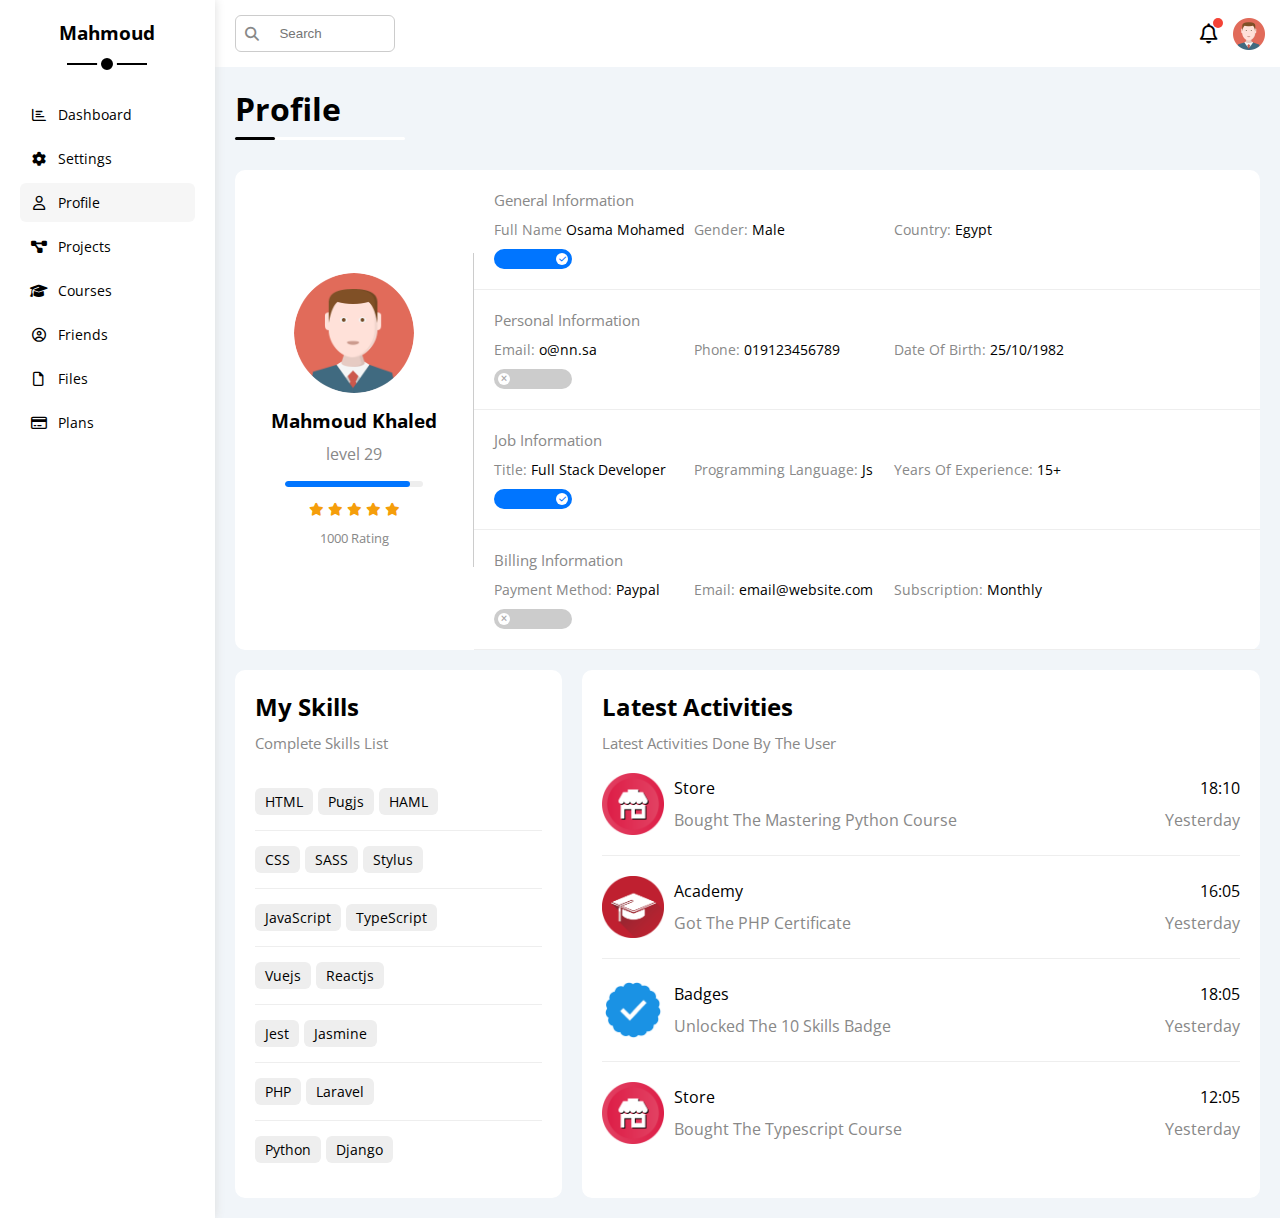
<file: profile.html>
<!DOCTYPE html>
<html lang="en">

<head>
    <meta charset="UTF-8" />
    <meta http-equiv="X-UA-Compatible" content="IE=edge" />
    <meta name="viewport" content="width=device-width, initial-scale=1.0" />
    <title> Profile </title>
    <link rel="stylesheet" href="css/all.min.css">
    <!-- Main file of css -->
    <link rel="stylesheet" href="css/style.css" />
    <!-- Font Awsome -->
    <!-- Start Framework -->
    <link rel="stylesheet" href="css/framework.css">
    <!-- End Framework -->
    <link rel="preconnect" href="https://fonts.googleapis.com" />
    <link rel="preconnect" href="https://fonts.gstatic.com" crossorigin />
    <link href="https://fonts.googleapis.com/css2?family=Open+Sans:wght@300;500&#038;display=swap" rel="stylesheet" />
</head>

<body>
    <div class="page d-flex ">
        <aside class="bg-white p-20 p-relative">
            <h3 class="txt-c p-relative mt-0"> Mahmoud </h3>
            <ul>
                <li>
                    <a class=" d-flex align-center fs-14 c-black rad-6 p-10" href="index.html">
                        <i class="fa-regular fa-chart-bar fa-fw"></i>
                        <span>Dashboard</span>
                    </a>
                </li>
                <li>
                    <a class=" d-flex align-center fs-14 c-black rad-6 p-10" href="settings.html">
                        <i class="fa-solid fa-gear fa-fw"></i>
                        <span>Settings</span>
                    </a>
                </li>
                <li>
                    <a class="d-flex align-center fs-14 c-black rad-6 p-10 active  " href="profile.html">
                        <i class="fa-regular fa-user fa-fw"></i>
                        <span>Profile</span>
                    </a>
                </li>
                <li>
                    <a class="d-flex align-center fs-14 c-black rad-6 p-10" href="projects.html">
                        <i class="fa-solid fa-diagram-project fa-fw"></i>
                        <span>Projects</span>
                    </a>
                </li>
                <li>
                    <a class="d-flex align-center fs-14 c-black rad-6 p-10" href="courses.html">
                        <i class="fa-solid fa-graduation-cap fa-fw"></i>
                        <span>Courses</span>
                    </a>
                </li>
                <li>
                    <a class="d-flex align-center fs-14 c-black rad-6 p-10" href="friends.html">
                        <i class="fa-regular fa-circle-user fa-fw"></i>
                        <span>Friends</span>
                    </a>
                </li>
                <li>
                    <a class="d-flex align-center fs-14 c-black rad-6 p-10" href="files.html">
                        <i class="fa-regular fa-file fa-fw"></i>
                        <span>Files</span>
                    </a>
                </li>
                <li>
                    <a class="d-flex align-center fs-14 c-black rad-6 p-10" href="plans.html">
                        <i class="fa-regular fa-credit-card fa-fw"></i>
                        <span>Plans</span>
                    </a>
                </li>
            </ul>
        </aside>
        <div class="content w-full">
            <!-- Start Header -->
            <header class="bg-white p-15 between-flex">
                <div class="search p-relative">
                    <input type="search" class="p-10" placeholder=" Search ">
                </div>
                <div class="icons d-flex align-center">
                    <span class="notification p-relative">
                        <i class="fa-regular fa-bell fa-lg"></i>
                    </span>
                    <img decoding="async" src="images/avatar.png" alt="" />
                </div>
            </header>
            <!-- Start Header -->
            <h1 class="p-relative"> Profile </h1>
            <div class="profile m-20">
                <div class="overview bg-white rad-10 d-flex align-center">
                    <div class="avatare-box txt-c p-20">
                        <img src="images/avatar.png" alt="avatar" class="rad-half mb-10">
                        <h3 class="m-0 "> Mahmoud Khaled </h3>
                        <p class="mt-10 c-gray"> level 29 </p>
                        <div class="level rad-6 bg-eee p-relative">
                            <span class="" style=" width: 90% ;"></span>
                        </div>
                        <div class="rating mt-10 mb-10">
                            <i class="fa-solid fa-star c-orange fs-13"></i>
                            <i class="fa-solid fa-star c-orange fs-13"></i>
                            <i class="fa-solid fa-star c-orange fs-13"></i>
                            <i class="fa-solid fa-star c-orange fs-13"></i>
                            <i class="fa-solid fa-star c-orange fs-13"></i>
                        </div>
                        <p class="c-gray m-0 fs-13"> 1000 Rating </p>
                    </div>
                    <div class="info-box w-full txt-c-mobile">
                        <!-- Start Information Row -->
                        <div class="box p-20 d-flex align-center">
                            <h4 class="c-gray fs-15 m-0 w-full">General Information</h4>
                            <div class="fs-14">
                                <span class="c-gray">Full Name</span>
                                <span>Osama Mohamed</span>
                            </div>
                            <div class="fs-14">
                                <span class="c-gray">Gender:</span>
                                <span>Male</span>
                            </div>
                            <div class="fs-14">
                                <span class="c-gray">Country:</span>
                                <span>Egypt</span>
                            </div>
                            <div class="fs-14">
                                <label>
                                    <input class="toggle-checkbox" type="checkbox" checked="">
                                    <div class="toggle-switch"></div>
                                </label>
                            </div>
                        </div>
                        <!-- End Information Row -->
                        <!-- Start Information Row -->
                        <div class="box p-20 d-flex align-center">
                            <h4 class="c-gray w-full fs-15 m-0">Personal Information</h4>
                            <div class="fs-14">
                                <span class="c-gray">Email:</span>
                                <span>o@nn.sa</span>
                            </div>
                            <div class="fs-14">
                                <span class="c-gray">Phone:</span>
                                <span>019123456789</span>
                            </div>
                            <div class="fs-14">
                                <span class="c-gray">Date Of Birth:</span>
                                <span>25/10/1982</span>
                            </div>
                            <div class="fs-14">
                                <label>
                                    <input class="toggle-checkbox" type="checkbox">
                                    <div class="toggle-switch"></div>
                                </label>
                            </div>
                        </div>
                        <!-- End Information Row -->
                        <!-- Start Information Row -->
                        <div class="box p-20 d-flex align-center">
                            <h4 class="c-gray w-full fs-15 m-0">Job Information</h4>
                            <div class="fs-14">
                                <span class="c-gray">Title:</span>
                                <span>Full Stack Developer</span>
                            </div>
                            <div class="fs-14">
                                <span class="c-gray"> Programming Language: </span>
                                <span> Js </span>
                            </div>
                            <div class="fs-14">
                                <span class="c-gray">Years Of Experience:</span>
                                <span>15+</span>
                            </div>
                            <div class="fs-14">
                                <label>
                                    <input class="toggle-checkbox" type="checkbox" checked="">
                                    <div class="toggle-switch"></div>
                                </label>
                            </div>
                        </div>
                        <!-- End Information Row -->
                        <!-- Start Information Row -->
                        <div class="box p-20 d-flex align-center">
                            <h4 class="c-gray w-full fs-15 m-0">Billing Information</h4>
                            <div class="fs-14">
                                <span class="c-gray">Payment Method:</span>
                                <span>Paypal</span>
                            </div>
                            <div class="fs-14">
                                <span class="c-gray">Email:</span>
                                <span>email@website.com</span>
                            </div>
                            <div class="fs-14">
                                <span class="c-gray">Subscription:</span>
                                <span>Monthly</span>
                            </div>
                            <div class="fs-14">
                                <label>
                                    <input class="toggle-checkbox" type="checkbox">
                                    <div class="toggle-switch"></div>
                                </label>
                            </div>
                        </div>
                        <!-- End Information Row -->
                    </div>
                    <!-- End Information box -->
                </div>
                <!-- Start Other Date  -->
                <div class="other-data d-flex gap-20">
                    <div class="skills-card p-20 bg-white rad-10 mt-20">
                        <h2 class="mt-0 mb-10">My Skills</h2>
                        <p class="mt-0 mb-20 c-gray fs-15"> Complete Skills List </p>
                        <ul class="m-0 txt-c-mobile">
                            <li><span>HTML</span><span>Pugjs</span><span>HAML</span></li>
                            <li><span>CSS</span><span>SASS</span><span>Stylus</span></li>
                            <li><span>JavaScript</span><span>TypeScript</span></li>
                            <li><span>Vuejs</span><span>Reactjs</span></li>
                            <li><span>Jest</span><span>Jasmine</span></li>
                            <li><span>PHP</span><span>Laravel</span></li>
                            <li><span>Python</span><span>Django</span></li>
                        </ul>
                    </div>
                    <div class="activities p-20 bg-white rad-10 mt-20">
                        <h2 class="mt-0 mb-10">Latest Activities</h2>
                        <p class="mt-0 mb-20 c-gray fs-15">Latest Activities Done By The User</p>
                        <div class="activity d-flex align-center txt-c-mobile">
                            <img src="images/activity-01.png" alt="">
                            <div class="info">
                                <span class="d-block mb-10">Store</span>
                                <span class="c-gray">Bought The Mastering Python Course</span>
                            </div>
                            <div class="date">
                                <span class="d-block mb-10">18:10</span>
                                <span class="c-gray">Yesterday</span>
                            </div>
                        </div>
                        <div class="activity d-flex align-center txt-c-mobile">
                            <img src="images/activity-02.png" alt="">
                            <div class="info">
                              <span class="d-block mb-10">Academy</span>
                              <span class="c-gray">Got The PHP Certificate</span>
                            </div>
                            <div class="date">
                              <span class="d-block mb-10">16:05</span>
                              <span class="c-gray">Yesterday</span>
                            </div>
                        </div>
                        <div class="activity d-flex align-center txt-c-mobile">
                            <img src="images/activity-03.png" alt="">
                            <div class="info">
                                <span class="d-block mb-10">Badges</span>
                                <span class="c-gray">Unlocked The 10 Skills Badge</span>
                            </div>
                            <div class="date">
                                <span class="d-block mb-10">18:05</span>
                                <span class="c-gray">Yesterday</span>
                            </div>
                        </div>
                        <div class="activity d-flex align-center txt-c-mobile">
                            <img src="images/activity-01.png" alt="">
                            <div class="info">
                                <span class="d-block mb-10">Store</span>
                                <span class="c-gray">Bought The Typescript Course</span>
                            </div>
                            <div class="date">
                                <span class="d-block mb-10">12:05</span>
                                <span class="c-gray">Yesterday</span>
                            </div>
                        </div>
                    </div>
                </div>
                <!-- End Other Date  -->
            </div>
        </div>
    </div>
</body>

</html>
</file>
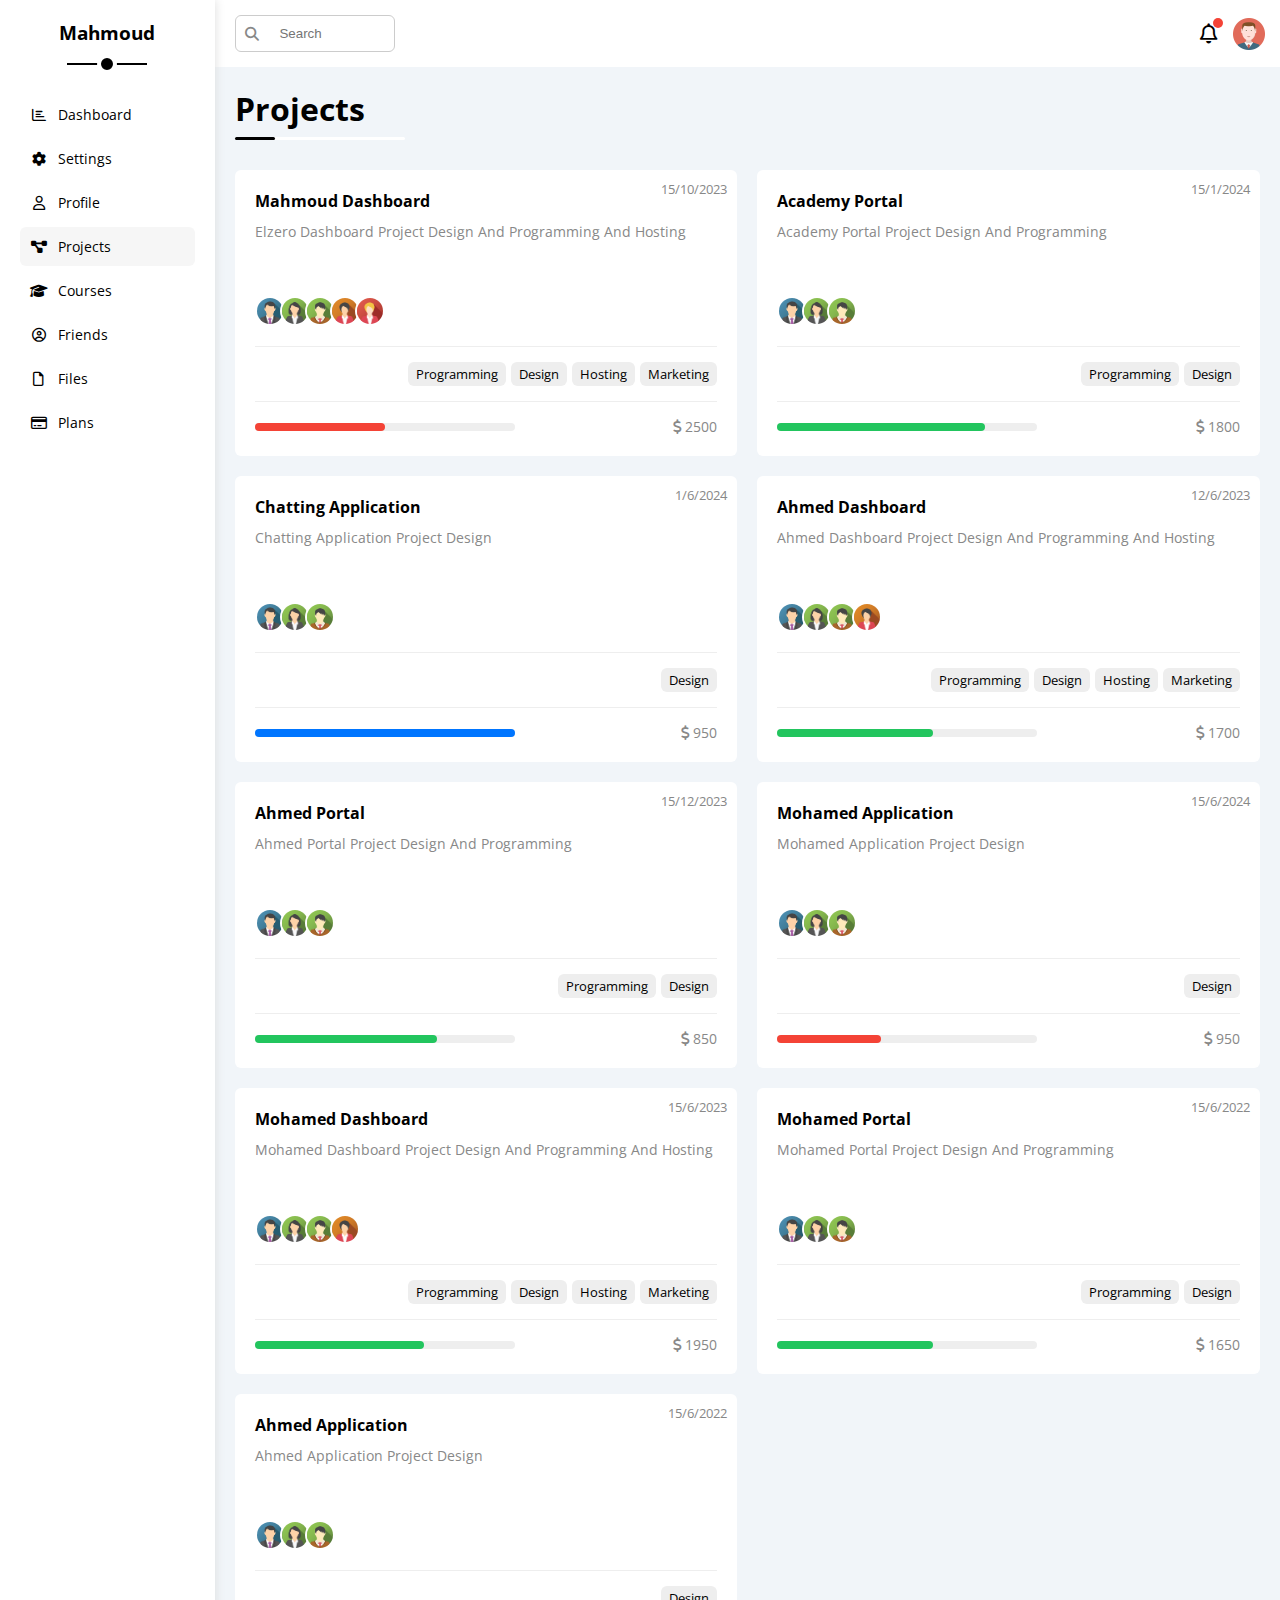
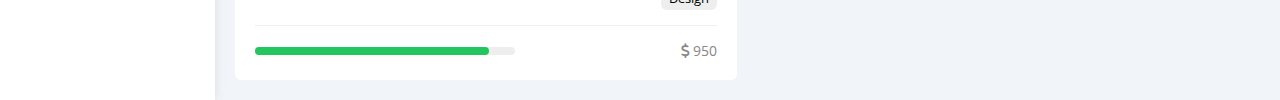
<file: projects.html>
<!DOCTYPE html>
<html lang="en">

<head>
    <meta charset="UTF-8" />
    <meta http-equiv="X-UA-Compatible" content="IE=edge" />
    <meta name="viewport" content="width=device-width, initial-scale=1.0" />
    <title> Projects </title>
    <link rel="stylesheet" href="css/all.min.css">
    <!-- Main file of css -->
    <link rel="stylesheet" href="css/style.css" />
    <!-- Font Awsome -->
    <!-- Start Framework -->
    <link rel="stylesheet" href="css/framework.css">
    <!-- End Framework -->
    <link rel="preconnect" href="https://fonts.googleapis.com" />
    <link rel="preconnect" href="https://fonts.gstatic.com" crossorigin />
    <link href="https://fonts.googleapis.com/css2?family=Open+Sans:wght@300;500&#038;display=swap" rel="stylesheet" />
</head>

<body>
    <div class="page d-flex ">
        <aside class="bg-white p-20 p-relative">
            <h3 class="txt-c p-relative mt-0"> Mahmoud </h3>
            <ul>
                <li>
                    <a class=" d-flex align-center fs-14 c-black rad-6 p-10" href="index.html">
                        <i class="fa-regular fa-chart-bar fa-fw"></i>
                        <span>Dashboard</span>
                    </a>
                </li>
                <li>
                    <a class=" d-flex align-center fs-14 c-black rad-6 p-10" href="settings.html">
                        <i class="fa-solid fa-gear fa-fw"></i>
                        <span>Settings</span>
                    </a>
                </li>
                <li>
                    <a class="d-flex align-center fs-14 c-black rad-6 p-10 " href="profile.html">
                        <i class="fa-regular fa-user fa-fw"></i>
                        <span>Profile</span>
                    </a>
                </li>
                <li>
                    <a class="d-flex align-center fs-14 c-black rad-6 p-10 active" href="projects.html">
                        <i class="fa-solid fa-diagram-project fa-fw"></i>
                        <span>Projects</span>
                    </a>
                </li>
                <li>
                    <a class="d-flex align-center fs-14 c-black rad-6 p-10" href="courses.html">
                        <i class="fa-solid fa-graduation-cap fa-fw"></i>
                        <span>Courses</span>
                    </a>
                </li>
                <li>
                    <a class="d-flex align-center fs-14 c-black rad-6 p-10" href="friends.html">
                        <i class="fa-regular fa-circle-user fa-fw"></i>
                        <span>Friends</span>
                    </a>
                </li>
                <li>
                    <a class="d-flex align-center fs-14 c-black rad-6 p-10" href="files.html">
                        <i class="fa-regular fa-file fa-fw"></i>
                        <span>Files</span>
                    </a>
                </li>
                <li>
                    <a class="d-flex align-center fs-14 c-black rad-6 p-10" href="plans.html">
                        <i class="fa-regular fa-credit-card fa-fw"></i>
                        <span>Plans</span>
                    </a>
                </li>
            </ul>
        </aside>
        <div class="content w-full">
            <!-- Start Header -->
            <header class="bg-white p-15 between-flex">
                <div class="search p-relative">
                    <input type="search" class="p-10" placeholder=" Search ">
                </div>
                <div class="icons d-flex align-center">
                    <span class="notification p-relative">
                        <i class="fa-regular fa-bell fa-lg"></i>
                    </span>
                    <img src="images/avatar.png" alt="" />
                </div>
            </header>
            <!-- Start Header -->
            <h1 class="p-relative"> Projects </h1>
            <div class="projects-page d-grid m-20 gap-20">
                <div class="project bg-white p-20 rad-6 p-relative">
                    <span class="date fs-13 c-gray">15/10/2023</span>
                    <h4 class="m-0"> Mahmoud Dashboard</h4>
                    <p class="c-gray mt-10 mb-10 fs-14">Elzero Dashboard Project Design And Programming And Hosting</p>
                    <div class="team">
                        <a href="#"><img src="images/team-01.png" alt=""></a>
                        <a href="#"><img src="images/team-02.png" alt=""></a>
                        <a href="#"><img src="images/team-03.png" alt=""></a>
                        <a href="#"><img src="images/team-04.png" alt=""></a>
                        <a href="#"><img src="images/team-05.png" alt=""></a>
                    </div>
                    <div class="do d-flex">
                        <span class="fs-13 rad-6 bg-eee">Programming</span>
                        <span class="fs-13 rad-6 bg-eee">Design</span>
                        <span class="fs-13 rad-6 bg-eee">Hosting</span>
                        <span class="fs-13 rad-6 bg-eee">Marketing</span>
                    </div>
                    <div class="info between-flex">
                        <div class="prog bg-eee">
                            <span class="bg-red" style="width: 50%"></span>
                        </div>
                        <div class="fs-14 c-gray">
                            <i class="fa-solid fa-dollar-sign"></i>
                            2500
                        </div>
                    </div>
                </div>
                <div class="project bg-white p-20 rad-6 p-relative">
                    <span class="date fs-13 c-gray">15/1/2024</span>
                    <h4 class="m-0">Academy Portal</h4>
                    <p class="c-gray mt-10 mb-10 fs-14">Academy Portal Project Design And Programming</p>
                    <div class="team">
                        <a href="#"><img src="images/team-01.png" alt=""></a>
                        <a href="#"><img src="images/team-02.png" alt=""></a>
                        <a href="#"><img src="images/team-03.png" alt=""></a>
                    </div>
                    <div class="do d-flex">
                        <span class="fs-13 rad-6 bg-eee">Programming</span>
                        <span class="fs-13 rad-6 bg-eee">Design</span>
                    </div>
                    <div class="info between-flex">
                        <div class="prog bg-eee">
                            <span class="bg-green" style="width: 80%"></span>
                        </div>
                        <div class="fs-14 c-gray">
                            <i class="fa-solid fa-dollar-sign"></i>
                            1800
                        </div>
                    </div>
                </div>
                <div class="project bg-white p-20 rad-6 p-relative">
                    <span class="date fs-13 c-gray">1/6/2024</span>
                    <h4 class="m-0">Chatting Application</h4>
                    <p class="c-gray mt-10 mb-10 fs-14">Chatting Application Project Design</p>
                    <div class="team">
                        <a href="#"><img src="images/team-01.png" alt=""></a>
                        <a href="#"><img src="images/team-02.png" alt=""></a>
                        <a href="#"><img src="images/team-03.png" alt=""></a>
                    </div>
                    <div class="do d-flex">
                        <span class="fs-13 rad-6 bg-eee">Design</span>
                    </div>
                    <div class="info between-flex">
                        <div class="prog bg-eee">
                            <span class="bg-blue" style="width: 100%"></span>
                        </div>
                        <div class="fs-14 c-gray">
                            <i class="fa-solid fa-dollar-sign"></i>
                            950
                        </div>
                    </div>
                </div>
                <div class="project bg-white p-20 rad-6 p-relative">
                    <span class="date fs-13 c-gray">12/6/2023</span>
                    <h4 class="m-0">Ahmed Dashboard</h4>
                    <p class="c-gray mt-10 mb-10 fs-14">Ahmed Dashboard Project Design And Programming And Hosting</p>
                    <div class="team">
                        <a href="#"><img src="images/team-01.png" alt=""></a>
                        <a href="#"><img src="images/team-02.png" alt=""></a>
                        <a href="#"><img src="images/team-03.png" alt=""></a>
                        <a href="#"><img src="images/team-04.png" alt=""></a>
                    </div>
                    <div class="do d-flex">
                        <span class="fs-13 rad-6 bg-eee">Programming</span>
                        <span class="fs-13 rad-6 bg-eee">Design</span>
                        <span class="fs-13 rad-6 bg-eee">Hosting</span>
                        <span class="fs-13 rad-6 bg-eee">Marketing</span>
                    </div>
                    <div class="info between-flex">
                        <div class="prog bg-eee">
                            <span class="bg-green" style="width: 60%"></span>
                        </div>
                        <div class="fs-14 c-gray">
                            <i class="fa-solid fa-dollar-sign"></i>
                            1700
                        </div>
                    </div>
                </div>
                <div class="project bg-white p-20 rad-6 p-relative">
                    <span class="date fs-13 c-gray">15/12/2023</span>
                    <h4 class="m-0">Ahmed Portal</h4>
                    <p class="c-gray mt-10 mb-10 fs-14">Ahmed Portal Project Design And Programming</p>
                    <div class="team">
                        <a href="#"><img src="images/team-01.png" alt=""></a>
                        <a href="#"><img src="images/team-02.png" alt=""></a>
                        <a href="#"><img src="images/team-03.png" alt=""></a>
                    </div>
                    <div class="do d-flex">
                        <span class="fs-13 rad-6 bg-eee">Programming</span>
                        <span class="fs-13 rad-6 bg-eee">Design</span>
                    </div>
                    <div class="info between-flex">
                        <div class="prog bg-eee">
                            <span class="bg-green" style="width: 70%"></span>
                        </div>
                        <div class="fs-14 c-gray">
                            <i class="fa-solid fa-dollar-sign"></i>
                            850
                        </div>
                    </div>
                </div>
                <div class="project bg-white p-20 rad-6 p-relative">
                    <span class="date fs-13 c-gray">15/6/2024</span>
                    <h4 class="m-0">Mohamed Application</h4>
                    <p class="c-gray mt-10 mb-10 fs-14">Mohamed Application Project Design</p>
                    <div class="team">
                        <a href="#"><img src="images/team-01.png" alt=""></a>
                        <a href="#"><img src="images/team-02.png" alt=""></a>
                        <a href="#"><img src="images/team-03.png" alt=""></a>
                    </div>
                    <div class="do d-flex">
                        <span class="fs-13 rad-6 bg-eee">Design</span>
                    </div>
                    <div class="info between-flex">
                        <div class="prog bg-eee">
                            <span class="bg-red" style="width: 40%"></span>
                        </div>
                        <div class="fs-14 c-gray">
                            <i class="fa-solid fa-dollar-sign"></i>
                            950
                        </div>
                    </div>
                </div>
                <div class="project bg-white p-20 rad-6 p-relative">
                    <span class="date fs-13 c-gray">15/6/2023</span>
                    <h4 class="m-0">Mohamed Dashboard</h4>
                    <p class="c-gray mt-10 mb-10 fs-14">Mohamed Dashboard Project Design And Programming And Hosting</p>
                    <div class="team">
                        <a href="#"><img src="images/team-01.png" alt=""></a>
                        <a href="#"><img src="images/team-02.png" alt=""></a>
                        <a href="#"><img src="images/team-03.png" alt=""></a>
                        <a href="#"><img src="images/team-04.png" alt=""></a>
                    </div>
                    <div class="do d-flex">
                        <span class="fs-13 rad-6 bg-eee">Programming</span>
                        <span class="fs-13 rad-6 bg-eee">Design</span>
                        <span class="fs-13 rad-6 bg-eee">Hosting</span>
                        <span class="fs-13 rad-6 bg-eee">Marketing</span>
                    </div>
                    <div class="info between-flex">
                        <div class="prog bg-eee">
                            <span class="bg-green" style="width: 65%"></span>
                        </div>
                        <div class="fs-14 c-gray">
                            <i class="fa-solid fa-dollar-sign"></i>
                            1950
                        </div>
                    </div>
                </div>
                <div class="project bg-white p-20 rad-6 p-relative">
                    <span class="date fs-13 c-gray">15/6/2022</span>
                    <h4 class="m-0">Mohamed Portal</h4>
                    <p class="c-gray mt-10 mb-10 fs-14">Mohamed Portal Project Design And Programming</p>
                    <div class="team">
                        <a href="#"><img src="images/team-01.png" alt=""></a>
                        <a href="#"><img src="images/team-02.png" alt=""></a>
                        <a href="#"><img src="images/team-03.png" alt=""></a>
                    </div>
                    <div class="do d-flex">
                        <span class="fs-13 rad-6 bg-eee">Programming</span>
                        <span class="fs-13 rad-6 bg-eee">Design</span>
                    </div>
                    <div class="info between-flex">
                        <div class="prog bg-eee">
                            <span class="bg-green" style="width: 60%"></span>
                        </div>
                        <div class="fs-14 c-gray">
                            <i class="fa-solid fa-dollar-sign"></i>
                            1650
                        </div>
                    </div>
                </div>
                <div class="project bg-white p-20 rad-6 p-relative">
                    <span class="date fs-13 c-gray">15/6/2022</span>
                    <h4 class="m-0">Ahmed Application</h4>
                    <p class="c-gray mt-10 mb-10 fs-14">Ahmed Application Project Design</p>
                    <div class="team">
                        <a href="#"><img src="images/team-01.png" alt=""></a>
                        <a href="#"><img src="images/team-02.png" alt=""></a>
                        <a href="#"><img src="images/team-03.png" alt=""></a>
                    </div>
                    <div class="do d-flex">
                        <span class="fs-13 rad-6 bg-eee">Design</span>
                    </div>
                    <div class="info between-flex">
                        <div class="prog bg-eee">
                            <span class="bg-green" style="width: 90%"></span>
                        </div>
                        <div class="fs-14 c-gray">
                            <i class="fa-solid fa-dollar-sign"></i>
                            950
                        </div>
                    </div>
                </div>
            </div>
        </div>
    </div>
</file>
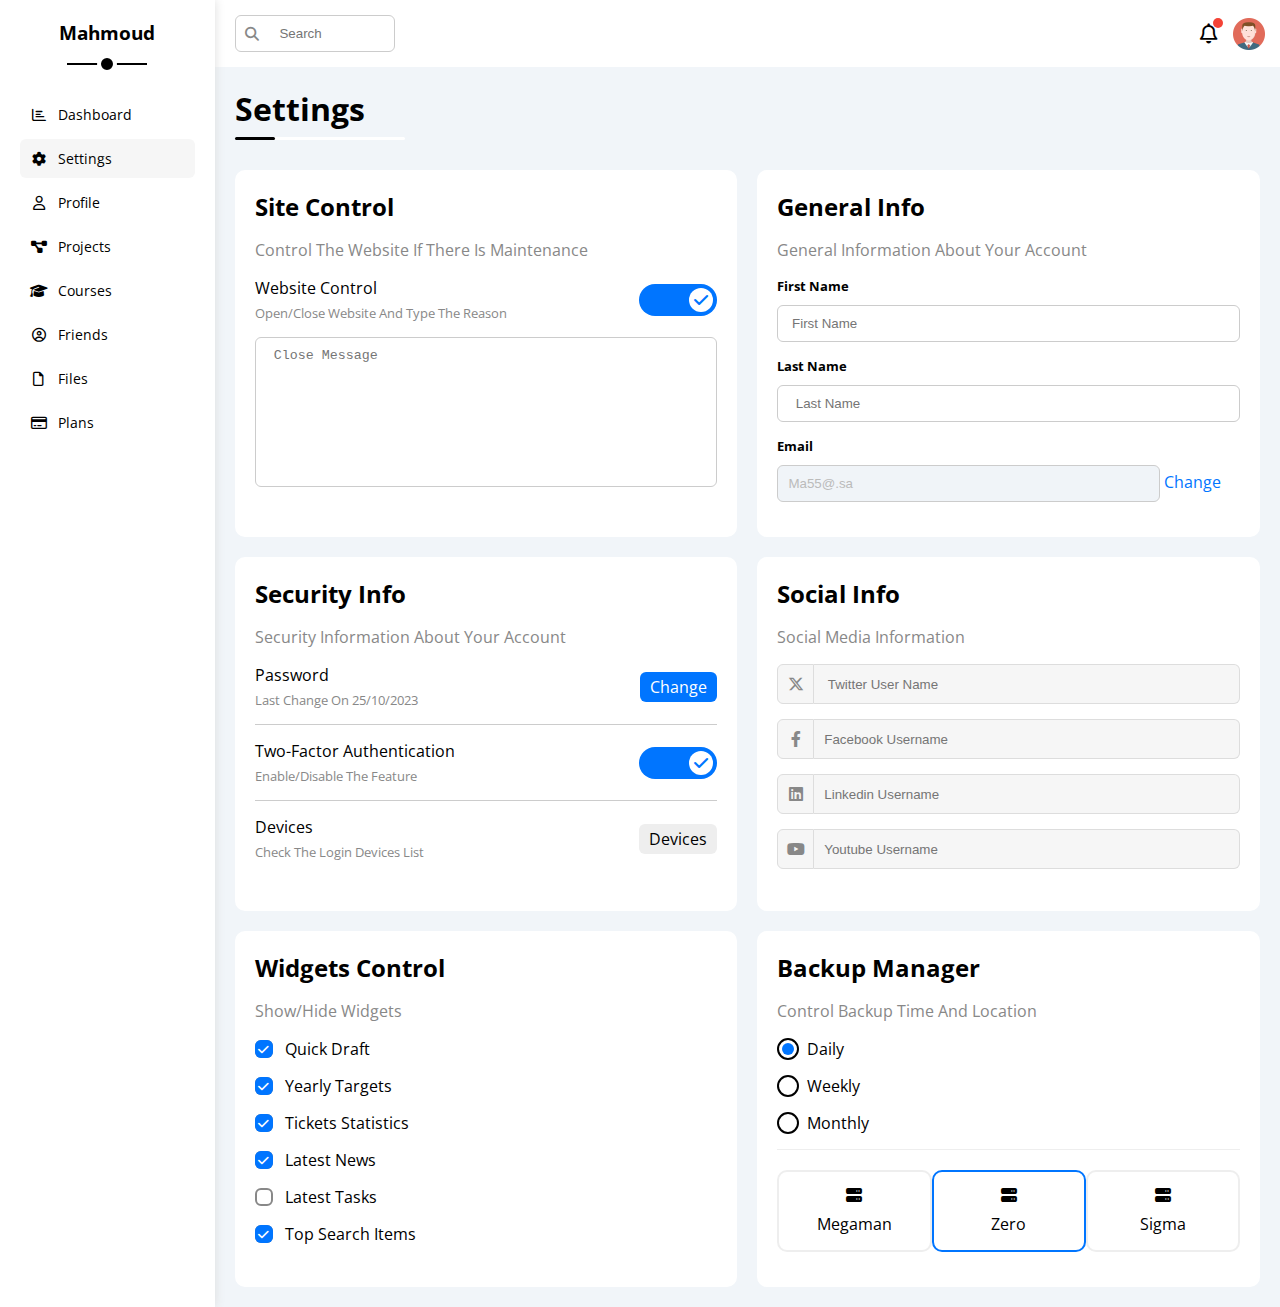
<file: settings.html>
<!DOCTYPE html>
<html lang="en">

<head>
    <meta charset="UTF-8" />
    <meta http-equiv="X-UA-Compatible" content="IE=edge" />
    <meta name="viewport" content="width=device-width, initial-scale=1.0" />
    <title> Settings </title>
    <link rel="stylesheet" href="css/all.min.css">
    <!-- Main file of css -->
    <link rel="stylesheet" href="css/style.css" />
    <!-- Font Awsome -->
    <!-- Start Framework -->
    <link rel="stylesheet" href="css/framework.css">
    <!-- End Framework -->
    <link rel="preconnect" href="https://fonts.googleapis.com" />
    <link rel="preconnect" href="https://fonts.gstatic.com" crossorigin />
    <link href="https://fonts.googleapis.com/css2?family=Open+Sans:wght@300;500&#038;display=swap" rel="stylesheet" />
</head>

<body>
    <div class="page d-flex ">
        <aside class="bg-white p-20 p-relative">
            <h3 class="txt-c p-relative mt-0"> Mahmoud </h3>
            <ul>
                <li>
                    <a class=" d-flex align-center fs-14 c-black rad-6 p-10" href="index.html">
                        <i class="fa-regular fa-chart-bar fa-fw"></i>
                        <span>Dashboard</span>
                    </a>
                </li>
                <li>
                    <a class=" active  d-flex align-center fs-14 c-black rad-6 p-10" href="settings.html">
                        <i class="fa-solid fa-gear fa-fw"></i>
                        <span>Settings</span>
                    </a>
                </li>
                <li>
                    <a class="d-flex align-center fs-14 c-black rad-6 p-10" href="profile.html">
                        <i class="fa-regular fa-user fa-fw"></i>
                        <span>Profile</span>
                    </a>
                </li>
                <li>
                    <a class="d-flex align-center fs-14 c-black rad-6 p-10" href="projects.html">
                        <i class="fa-solid fa-diagram-project fa-fw"></i>
                        <span>Projects</span>
                    </a>
                </li>
                <li>
                    <a class="d-flex align-center fs-14 c-black rad-6 p-10" href="courses.html">
                        <i class="fa-solid fa-graduation-cap fa-fw"></i>
                        <span>Courses</span>
                    </a>
                </li>
                <li>
                    <a class="d-flex align-center fs-14 c-black rad-6 p-10" href="friends.html">
                        <i class="fa-regular fa-circle-user fa-fw"></i>
                        <span>Friends</span>
                    </a>
                </li>
                <li>
                    <a class="d-flex align-center fs-14 c-black rad-6 p-10" href="files.html">
                        <i class="fa-regular fa-file fa-fw"></i>
                        <span>Files</span>
                    </a>
                </li>
                <li>
                    <a class="d-flex align-center fs-14 c-black rad-6 p-10" href="plans.html">
                        <i class="fa-regular fa-credit-card fa-fw"></i>
                        <span>Plans</span>
                    </a>
                </li>
            </ul>
        </aside>
        <div class="content w-full">
            <!-- Start Header -->
            <header class="bg-white p-15 between-flex">
                <div class="search p-relative">
                    <input type="search" class="p-10" placeholder=" Search ">
                </div>
                <div class="icons d-flex align-center">
                    <span class="notification p-relative">
                        <i class="fa-regular fa-bell fa-lg"></i>
                    </span>
                    <img decoding="async" src="images/avatar.png" alt="" />
                </div>
            </header>
            <!-- Start Header -->
            <h1 class="p-relative"> Settings </h1>
            <div class="settings-page d-grid gap-20 m-20">
                <!-- Start Settings -->
                <div class=" bg-white rad-10 p-20">
                    <h2 class="mt-0 mb-10">Site Control</h2>
                    <p class="c-gray">Control The Website If There Is Maintenance</p>
                    <div class=" mb-15 between-flex">
                        <div class="">
                            <span class=""> Website Control </span>
                            <p class="c-gray mb-0 mt-5 fs-13 "> Open/Close Website And Type The Reason </p>
                        </div>
                        <div>
                            <label>
                                <input class="toggle-checkbox" type="checkbox" checked>
                                <div class="toggle-switch"> </div>
                            </label>
                        </div>
                    </div>
                    <textarea class=" b-none rad-6 p-10 close-message d-block w-full b-ccc "
                        placeholder=" Close Message "></textarea>
                </div>
                <!-- End Settings -->
                <!--  Start General Info -->
                <div class="general-info bg-white rad-10 p-20">
                    <h2 class="mt-0 mb-10"> General Info </h2>
                    <p class="c-gray"> General Information About Your Account </p>
                    <div class="mb-15 info ">
                        <label for="first" class=" d-block fs-13  mb-10 fw-bold"> First Name </label>
                        <input class=" b-none rad-6 p-10 w-full d-block b-ccc " type="text" placeholder=" First Name"
                            id=" first ">
                    </div>
                    <div class="mb-15 info ">
                        <label for=" last " class=" d-block fs-13  mb-10 fw-bold"> Last Name </label>
                        <input class=" b-none rad-6 p-10 w-full d-block b-ccc " type="text" placeholder="  Last Name  "
                            id=" last ">
                    </div>
                    <div class="mb-15 info ">
                        <label for=" email " class=" d-block fs-13  mb-10 fw-bold"> Email </label>
                        <input class=" b-none rad-6 p-10  d-block b-ccc " type="email" placeholder="" value="Ma55@.sa"
                            id=" email " disabled>
                        <a href="#" class="c-blue change"> Change </a>
                    </div>
                </div>
                <!--  End General Info -->
                <!-- Start Security Info -->
                <div class="security-info bg-white rad-10 p-20">
                    <h2 class="mt-0 mb-10"> Security Info </h2>
                    <p class="c-gray"> Security Information About Your Account </p>
                    <div class="sec-box mb-15 between-flex">
                        <div>
                            <span class=""> Password </span>
                            <p class="c-gray mt-5 fs-13 mb-0"> Last Change On 25/10/2023 </p>
                        </div>
                        <div> <a href="#" class="btn-shape bg-blue c-white button transition "> Change </a></div>
                    </div>
                    <div class="sec-box mb-15 between-flex">
                        <div>
                            <span class=""> Two-Factor Authentication </span>
                            <p class="c-gray mt-5 fs-13 mb-0">Enable/Disable The Feature </p>
                        </div>
                        <div>
                            <label>
                                <input class="toggle-checkbox" type="checkbox" checked>
                                <div class="toggle-switch"> </div>
                            </label>
                        </div>
                    </div>
                    <div class="sec-box mb-15 between-flex">
                        <div>
                            <span class=""> Devices </span>
                            <p class="c-gray mt-5 fs-13 mb-0"> Check The Login Devices List </p>
                        </div>
                        <div>
                            <a href="#" class="btn-shape bg-eee c-black  "> Devices </a>
                        </div>
                    </div>
                </div>
                <!-- End Security Info -->
                <!--  Start Social Info -->
                <div class="social-info bg-white rad-10 p-20">
                    <h2 class="mt-0 mb-10"> Social Info </h2>
                    <p class="c-gray"> Social Media Information </p>
                    <div class="d-flex align-center mb-15">
                        <i class="fa-brands fa-x-twitter  center-flex c-gray"></i>
                        <input type="text" placeholder=" Twitter User Name " class="w-full">
                    </div>
                    <div class="d-flex align-center mb-15">
                        <i class="fa-brands fa-facebook-f center-flex c-gray"></i>
                        <input class="w-full" type="text" placeholder="Facebook Username" />
                    </div>
                    <div class="d-flex align-center mb-15">
                        <i class="fa-brands fa-linkedin center-flex c-gray"></i>
                        <input class="w-full" type="text" placeholder="Linkedin Username" />
                    </div>
                    <div class="d-flex align-center">
                        <i class="fa-brands fa-youtube center-flex c-gray"></i>
                        <input class="w-full" type="text" placeholder="Youtube Username" />
                    </div>
                </div>
                <!-- End Social Info -->
                <!-- Start Widgets Control -->
                <div class="widgets-control bg-white rad-10 p-20">
                    <h2 class="mt-0 mb-10"> Widgets Control </h2>
                    <p class="c-gray"> Show/Hide Widgets </p>
                    <div class="control d-flex align-center mb-15">
                        <input type="checkbox" id="one" checked />
                        <label for="one">Quick Draft</label>
                    </div>
                    <div class="control d-flex align-center mb-15">
                        <input type="checkbox" id="two" checked />
                        <label for="two">Yearly Targets</label>
                    </div>
                    <div class="control d-flex align-center mb-15">
                        <input type="checkbox" id="three" checked />
                        <label for="three">Tickets Statistics</label>
                    </div>
                    <div class="control d-flex align-center mb-15">
                        <input type="checkbox" id="four" checked />
                        <label for="four">Latest News</label>
                    </div>
                    <div class="control d-flex align-center mb-15">
                        <input type="checkbox" id="five" />
                        <label for="five">Latest Tasks</label>
                    </div>
                    <div class="control d-flex align-center mb-15">
                        <input type="checkbox" id="six" checked />
                        <label for="six">Top Search Items</label>
                    </div>
                </div>
                <!-- End Widgets Control -->
                <!-- Start Backup Manager -->
                <div class="backup-manager  bg-white rad-10 p-20">
                    <h2 class="mt-0 mb-10"> Backup Manager </h2>
                    <p class="c-gray"> Control Backup Time And Location </p>
                    <div class="date d-flex align-center mb-15">
                        <input type="radio" name=" time " id="daily" checked>
                        <label for="daily"> Daily </label>
                    </div>
                    <div class="date d-flex align-center mb-15">
                        <input type="radio" name=" time " id="Weekly">
                        <label for="Weekly"> Weekly </label>
                    </div>
                    <div class="date d-flex align-center mb-15">
                        <input type="radio" name=" time " id="Monthly">
                        <label for="Monthly">Monthly</label>
                    </div>
                    <div class="servers d-flex align-center txt-c">
                        <input type="radio" name="servers" id="server-one">
                        <div class="server mb-15 rad-10 w-full">
                          <label class="d-block m-15" for="server-one">
                            <i class="fa-solid fa-server d-block mb-10"></i>
                            Megaman
                          </label>
                        </div>
                        <input type="radio" name="servers" id="server-two" checked="">
                        <div class="server mb-15 rad-10 w-full">
                          <label class="d-block m-15" for="server-two">
                            <i class="fa-solid fa-server d-block mb-10"></i>
                            Zero
                          </label>
                        </div>
                        <input type="radio" name="servers" id="server-three">
                        <div class="server mb-15 rad-10 w-full">
                          <label class="d-block m-15" for="server-three">
                            <i class="fa-solid fa-server d-block mb-10"></i>
                            Sigma
                          </label>
                        </div>
                      </div> 
                </div>
                <!-- End Backup Manager -->
            </div>
        </div>
    </div>
</body>

</html>
</file>
<file: css/style.css>
:root {
    --blue-color: #0075ff;
    --blue-alt-color: #0d69d5;
    --orange-color: #f59e0b;
    --green-color: #22c55e;
    --red-color: #f44336;
    --gray-color: #888;
    --main-transition: 0.5s;
}

/* start Globel Rules  */
* {
    box-sizing: border-box;
    caret-color: var(--blue-color);
}

body {
    font-family: "Open Sans", sans-serif;
    background-color: #f1f5f9;
    margin: 0;
}

*:focus {
    outline: none;
}

a {
    text-decoration: none;
}

ul {
    list-style: none;
    padding: 0;
}

::-webkit-scrollbar {
    width: 10px;
    height: 5px;
}

::-webkit-scrollbar-track {
    background-color: white;
}

::-webkit-scrollbar-thumb {
    background-color: var(--blue-color);
}

::-webkit-scrollbar-thumb:hover {
    background-color: var(--blue-alt-color);
}

/* end  Globel Rules  */
.page {
    min-height: 100vh;
}

/* Start sidbar  */
aside {
    width: 250px;
    box-shadow: 0 0 10px #ddd;
}

aside>h3 {
    margin-bottom: 50px;
}

aside>h3::before {
    content: "";
    width: 80px;
    height: 2px;
    background-color: black;
    position: absolute;
    bottom: -20px;
    left: 50%;
    transform: translateX(-50%);
}

aside>h3::after {
    content: "";
    width: 12px;
    height: 12px;
    border-radius: 50%;
    border: 4px solid white;
    background-color: black;
    position: absolute;
    bottom: -29px;
    left: 50%;
    transform: translateX(-50%);
}

aside ul li a {
    transition: var(--main-transition);
    margin-bottom: 5px;
}

aside ul li a:hover,
aside ul li .active {
    background-color: #f6f6f6;
}

aside ul li a span {
    font-size: 14px;
    margin-left: 10px;
}

@media (max-width: 767px) {
    .page aside {
        width: 58px;
        padding: 10px;
    }

    aside>h3 {
        font-size: 10px;
        margin-bottom: 15px;
        left: -7px;
    }

    aside>h3::before,
    aside>h3::after {
        display: none;
    }

    aside ul li a span {
        display: none;
    }
}

/* End sidbar  */
/* Start Header */
.content {
    overflow: hidden;
}

header .search::before {
    font-family: var(--fa-style-family-classic);
    content: "\f002";
    font-weight: 900;
    position: absolute;
    left: 15px;
    top: 50%;
    transform: translateY(-50%);
    font-size: 14px;
    color: var(--gray-color);
}

header .search input {
    border: 1px solid #ccc;
    border-radius: 6px;
    caret-color: var(--blue-alt-color);
    margin-left: 5px;
    padding-left: 40px;
    color: var(--blue-alt-color);
    width: 160px;
    transition: width var(--main-transition);
}

header .search input:focus {
    width: 200px;
}

header .search input:focus::placeholder {
    opacity: 0;
}

header .icons .notification {
    cursor: pointer;
}

header .icons .notification::before {
    content: "";
    width: 10px;
    height: 10px;
    border-radius: 50%;
    background-color: var(--red-color);
    position: absolute;
    right: -5px;
    top: -5px;
}

header .icons img {
    width: 32px;
    height: 32px;
    margin-left: 15px;
}

/* end Header */
.page h1 {
    margin: 20px 20px 40px;
}

.page h1::before,
.page h1::after {
    content: "";
    position: absolute;
    height: 3px;
    bottom: -10px;
    left: 0;
    border-radius: 10px;
}

.page h1::before {
    background-color: white;
    width: 170px;
}

.page h1::after {
    background-color: black;
    width: 40px;
    transition: width var(--main-transition) linear;
}

.page h1:hover::after {
    width: 170px;
}

/* Start wrapper  */
.wrapper {
    grid-template-columns: repeat(auto-fill, minmax(450px, 1fr));
    margin-left: 20px;
    margin-right: 20px;
    margin-bottom: 20px;
}

@media (max-width: 767px) {
    .wrapper {
        grid-template-columns: minmax(200px, 1fr);
        margin-left: 10px;
        margin-right: 10px;
        gap: 10px;
    }
}

/* end wrapper  */
/* Start Welcome  */
.welcome {
    overflow: hidden;
}

.welcome .intro img {
    width: 200px;
    margin-bottom: -10px;
}

.welcome .avatar {
    width: 62px;
    height: 62px;
    border: 2px solid white;
    border-radius: 50%;
    padding: 2px;
    box-shadow: 0 0 5px #ddd;
    margin-left: 20px;
    margin-top: -32px;
}

.welcome .body {
    border-top: 1px solid #eee;
    border-bottom: 1px solid #eee;
}

.welcome .body>div {
    flex: 1;
}

.welcome .visit {
    margin: 0 15px 15px auto;
    cursor: pointer;
}

@media (max-width: 767px) {
    .welcome .intro {
        padding-bottom: 30px;
    }

    .welcome .avatar {
        margin-left: 0;
    }

    .welcome .body>div:not(:last-child) {
        margin-bottom: 20px;
    }
}

/* end Welcome  */
/* Start Quick Draft   */

.quick-draft input[type="text"],
.quick-draft textarea {
    caret-color: var(--blue-color);
    color: var(--blue-color);
}

.quick-draft textarea {
    resize: none;
    min-height: 180px;
}

.quick-draft input[type="text"]:focus::placeholder,
.quick-draft textarea:focus::placeholder {
    opacity: 0;
}

.quick-draft .save {
    margin: 0 15px 15px auto;
    cursor: pointer;
}

/* End Quick Draft   */
/* Start Targets */
.target .target-row .icon {
    width: 80px;
    height: 80px;
    margin-right: 15px;
}

.target .details {
    flex: 1;
}

.target .details .progress {
    height: 6px;
}

.target .details .progress>span {
    position: absolute;
    left: 0%;
    top: 0%;
    height: 100%;
}

.target .details .progress>span span {
    position: absolute;
    bottom: 16px;
    right: -16px;
    padding: 2px 5px;
    color: white;
    border-radius: 6px;
    font-size: 13px;
}

.target .details .progress>span span::after {
    content: "";
    border-color: transparent;
    border-style: solid;
    border-width: 5px;
    position: absolute;
    bottom: -10px;
    left: 50%;
    transform: translateX(-50%);
}

.target .details .progress>.blue span::after {
    border-top-color: var(--blue-color);
}

.target .details .progress>.orange span::after {
    border-top-color: var(--orange-color);
}

.target .details .progress>.green span::after {
    border-top-color: var(--green-color);
}

.blue .icon,
.blue .progress {
    background-color: #cce3ff;
}

.orange .icon,
.orange .progress {
    background-color: rgb(245 158 11 / 20%);
}

.green .icon,
.green .progress {
    background-color: rgb(34 197 94 / 20%);
}

/* End  Targets */
/* Start Ticket */
.ticket .box {
    border: 1px solid #ccc;
    width: calc(50% - 10px);
}

@media (max-width: 767px) {
    .ticket .box {
        width: 100%;
    }
}

/* End Ticket */
/* Start Latest-News */
.latest-news .box:not(:last-of-type) {
    border-bottom: 1px solid #eee;
    margin-bottom: 20px;
    padding-bottom: 20px;
}

@media (max-width: 767px) {
    .latest-news .box {
        display: block;
    }
}

.latest-news .box img {
    width: 100px;
    border-radius: 6px;
    margin-right: 15px;
}

.latest-news .box .info {
    flex: 1;
}

.latest-news .box .info h3 {
    margin: 0 0 6px;
    font-size: 16px;
}

@media (max-width: 767px) {
    .latest-news .box .label {
        display: block;
        margin: 10px auto;
        width: fit-content;
    }
}

/* End Latest-News */
/*  Start Latest Tasks */
.latest-tasks .box:not(:last-of-type) {
    border-bottom: 1px solid #eee;
    margin-bottom: 15px;
    padding-bottom: 15px;
}

.latest-tasks .box .info {
    flex: 1;
}

.latest-tasks .box .info h3 {
    margin-top: 0;
    margin-bottom: 5px;
    font-size: 15px;
}

.latest-tasks .box .info p {
    margin: 0;
}

.latest-tasks .done {
    opacity: 0.3;
}

.latest-tasks .done p,
.latest-tasks .done h3 {
    text-decoration: line-through;
}

.latest-tasks i {
    cursor: pointer;
    transition: var(--main-transition);
}

.latest-tasks i:hover {
    color: var(--red-color);
}

/* End Latest Tasks */
/* Start Latest Uploads  */
.latest-uploads ul li:not(:last-child) {
    border-bottom: 1px solid #eee;
}

.latest-uploads ul li img {
    width: 40px;
    height: 40px;
}

/* End Latest Uploads   */
/* Start Last Project Progress  */
.last-project ul::before {
    content: "";
    height: 100%;
    width: 2px;
    position: absolute;
    left: 11px;
    background-color: var(--blue-color);
}

.last-project ul li::before {
    content: "";
    display: block;
    background-color: white;
    height: 20px;
    width: 20px;
    border-radius: 50%;
    border: 2px solid white;
    outline: 2px solid var(--blue-color);
    z-index: 1;
    margin-right: 15px;
}

.last-project ul .done::before {
    background-color: var(--blue-color);
}

.last-project ul .current::before {
    animation: change-bgcolor 0.8s alternate infinite;
}

.last-project img {
    width: 160px;
    position: absolute;
    right: 0;
    bottom: 0;
    opacity: 0.5;
    animation: flying 3s linear infinite;
}

/* End Last Project Progress  */
/* Start Reminders */
.reminders ul li .key {
    width: 15px;
    height: 15px;
}

.reminders ul li>.blue {
    border-left: 2px solid var(--blue-color);
}

.reminders ul li>.green {
    border-left: 2px solid var(--green-color);
}

.reminders ul li>.orange {
    border-left: 2px solid var(--orange-color);
}

.reminders ul li>.red {
    border-left: 2px solid var(--red-color);
}

/* End Reminders */
/* Start Latest Post  */
.latest-post .avatar {
    width: 48px;
    height: 48px;
}

.latest-post .body span {
    text-transform: capitalize;
    line-height: 1.8;
    border-top: 1px solid #eee;
    border-bottom: 1px solid #eee;
    min-height: 140px;
}

.latest-post .post-stats {
    cursor: pointer;
}

/* End Latest Post  */
/* Start Social Media Stats  */
.social-media .box {
    padding-left: 70px;
}

.social-media .box i {
    position: absolute;
    left: 0;
    top: 0;
    width: 52px;
    transition: var(--main-transition);
}

.social-media .box i:hover {
    transform: rotate(6deg);
}

.social-media .twitter {
    background-color: rgb(20 23 26 / 70%);
    color: #14171a;
}

.social-media .twitter i,
.social-media .twitter a {
    background-color: #14171a;
}

.social-media .facebook {
    background-color: rgb(24 119 242 / 40%);
    color: #1877f2;
}

.social-media .facebook i,
.social-media .facebook a {
    background-color: #1877f2;
}

.social-media .youtube {
    background-color: rgb(255 0 0 / 40%);
    color: #ff0000;
}

.social-media .youtube i,
.social-media .youtube a {
    background-color: #ff0000;
}

.social-media .linkedin {
    background-color: rgb(0 119 181 / 40%);
    color: #0077b5;
}

.social-media .linkedin i,
.social-media .linkedin a {
    background-color: #0077b5;
}

/* End Social Media Stats  */
/* Start Project Table */
.project .responsive-table {
    overflow-x: auto;
}

.project table {
    min-width: 1000px;
    border-spacing: 0;
}

.project thead td {
    font-weight: bold;
    background-color: #eee;
    transition: var(--main-transition);
}

.project table td {
    padding: 15px;
}

.project tbody td {
    border-bottom: 1px solid #eee;
    border-left: 1px solid #eee;
    transition: 0.3s;
}

.project table tbody tr td:last-child {
    border-right: 1px solid #eee;
}

.project table tbody tr:hover td {
    background-color: #faf7f7;
}

.project table tbody tr td span {
    cursor: pointer;
}

.project table img {
    width: 32px;
    height: 32px;
    border-radius: 50%;
    padding: 2px;
    background-color: white;
}

.project table img:not(:first-child) {
    margin-left: -20px;
}

.project table .label {
    font-size: 13px;
}

/* End Project Table */
/* Start Settings */
.settings-page {
    grid-template-columns: repeat(auto-fill, minmax(500px, 1fr));
}

@media (max-width: 767px) {
    .settings-page {
        grid-template-columns: minmax(100px, 1fr);
        margin-left: 10px;
        margin-right: 10px;
        gap: 10px;
    }
}

.settings-page .close-message {
    resize: none;
    min-height: 150px;
}

.toggle-checkbox {
    -webkit-appearance: none;
    appearance: none;
    display: none;
}

.toggle-switch {
    width: 78px;
    height: 32px;
    background-color: #ccc;
    border-radius: 16px;
    position: relative;
    transition: var(--main-transition);
    cursor: pointer;
}

.toggle-switch::before {
    font-family: var(--fa-style-family-classic);
    content: "\f00d";
    font-weight: 900;
    background-color: white;
    width: 24px;
    height: 24px;
    border-radius: 50%;
    position: absolute;
    top: 4px;
    left: 4px;
    display: flex;
    align-items: center;
    justify-content: center;
    color: #aaa;
    transition: var(--main-transition);
}

.toggle-checkbox:checked+.toggle-switch {
    background-color: var(--blue-color);
}

.toggle-checkbox:checked+.toggle-switch::before {
    font-family: var(--fa-style-family-classic);
    content: "\f00c";
    font-weight: 900;
    left: 50px;
    color: var(--blue-color);
}

/* End Settings */
/* Start General Info  */
.general-info .info input {
    color: var(--blue-color);
}

.general-info .info input:focus::placeholder {
    opacity: 0;
}

.general-info .info input[type="email"] {
    display: inline-flex;
    width: calc(100% - 80px);
}

.general-info .info input:disabled {
    cursor: no-drop;
    color: #bbb;
    background-color: #f0f4f8;
}

/* End General Info  */
/*  Start Security Info */
.security-info .sec-box {
    padding-bottom: 15px;
}

.security-info .sec-box:not(:last-child) {
    border-bottom: 1px solid #ccc;
}

.security-info .sec-box .button:hover {
    background-color: var(--blue-alt-color);
}

/*  End Security Info */
/* Start Social Info  */
.social-info i {
    width: 40px;
    height: 40px;
    background-color: #f6f6f6;
    border: 1px solid #ddd;
    border-radius: 6px 0 0 6px;
    transition: var(--main-transition);
}

.social-info input {
    height: 40px;
    background-color: #f6f6f6;
    border: 1px solid #ddd;
    border-left: none;
    padding-left: 10px;
    border-radius: 0 6px 6px 0;
    transition: var(--main-transition);
    color: var(--blue-color);
}

.settings-page .social-info>div:focus-within i {
    color: black;
}

/* End Social Info  */
/* Start Widgets Control  */
.widgets-control .control label,
.backup-manager .date label {
    padding-left: 30px;
    cursor: pointer;
    position: relative;
}

.widgets-control .control label::before {
    content: " ";
    position: absolute;
    width: 14px;
    height: 14px;
    border: 2px solid var(--gray-color);
    top: 50%;
    left: 0;
    margin-top: -9px;
    border-radius: 6px;
}

.widgets-control .control label::after {
    font-family: var(--fa-style-family-classic);
    content: "\f00c";
    font-weight: 900;
    position: absolute;
    left: 0;
    top: 50%;
    margin-top: -9px;
    background-color: var(--blue-color);
    color: white;
    font-size: 12px;
    width: 18px;
    height: 18px;
    display: flex;
    align-items: center;
    justify-content: center;
    transform: scale(0);
    transition: var(--main-transition);
    border-radius: 6px;
}

.widgets-control .control input:checked+label::after {
    transform: scale(1) rotate(360deg);
}

.widgets-control .control input,
.backup-manager .date input,
.backup-manager .servers input {
    -webkit-appearance: none;
    appearance: none;
    display: none;
}

/* End Widgets Control  */
/* Backup Manager */
.backup-manager .date label::before {
    content: "";
    position: absolute;
    top: 50%;
    left: 0%;
    margin-top: -11px;
    width: 18px;
    height: 18px;
    border: 2px solid black;
    border-radius: 50%;
}

.backup-manager .date label::after {
    content: "";
    position: absolute;
    left: 5px;
    top: 5px;
    width: 12px;
    height: 12px;
    border-radius: 50%;
    background-color: var(--blue-color);
    transition: var(--main-transition);
    transform: scale(0);
}

.backup-manager .date input:checked+label::after {
    transform: scale(1);
}

.backup-manager .servers {
    border-top: 1px solid #eee;
    padding-top: 20px;
}

@media (max-width: 767px) {
    .backup-manager .servers {
        flex-direction: column;
    }
}

.backup-manager .servers .server {
    border: 2px solid #eee;
    position: relative;
}

.backup-manager .servers label {
    cursor: pointer;
}

.backup-manager .servers input:checked+.server {
    border-color: var(--blue-color);
}

/* Backup Manager */
/* Start Profile */
@media (max-width: 767px) {
    .profile .overview {
        flex-direction: column;
    }
}

.profile .avatare-box {
    width: 300px;
}

@media (min-width: 768px) {
    .profile .avatare-box {
        border-right: 1px solid #ccc;
    }
}

.profile .avatare-box>img {
    width: 120px;
    height: 120px;
}

.profile .avatare-box .level {
    height: 6px;
    overflow: hidden;
    margin: auto;
    width: 70%;
}

.profile .avatare-box .level span {
    position: absolute;
    left: 0;
    top: 0;
    height: 100%;
    background-color: var(--blue-color);
    border-radius: 6px;
}

.info-box .box {
    flex-wrap: wrap;
    border-bottom: 1px solid #eee;
    transition: var(--main-transition);
}

.info-box .box:hover {
    background-color: #f6f6f6;
}

.info-box .box>div {
    min-width: 200px;
    padding: 10px 0 0;
}

.info-box .box h4 {
    font-weight: normal;
}

.info-box .toggle-switch {
    height: 20px;
}

@media (max-width: 767px) {
    .info-box .toggle-switch {
        margin: auto;
    }
}

.info-box .toggle-switch::before {
    width: 12px;
    height: 12px;
    font-size: 8px;
}

.info-box .toggle-checkbox:checked+.toggle-switch::before {
    left: 62px;
}

/* End Training Code */
@media (max-width: 767px) {
    .other-data {
        flex-direction: column;
    }
}

.other-data .skills-card {
    flex-grow: 1;
}

.other-data .skills-card ul li {
    padding: 15px 0;
}

.other-data .skills-card ul li:not(:last-child) {
    border-bottom: 1px solid #eee;
}

.other-data .skills-card ul li span {
    display: inline-flex;
    padding: 4px 10px;
    background-color: #eee;
    border-radius: 6px;
    font-size: 14px;
}

.other-data .skills-card ul li span:not(:last-child) {
    margin-right: 5px;
}

.other-data .activities {
    flex-grow: 2;
}

.other-data .activities .activity:not(:last-child) {
    border-bottom: 1px solid #eee;
    margin-bottom: 20px;
    padding-bottom: 20px;
}

.other-data .activities .activity img {
    width: 62px;
    height: 62px;
    margin-right: 10px;
}

@media (min-width: 768px) {
    .other-data .activity .date {
        margin-left: auto;
        text-align: right;
    }
}

@media (max-width: 767px) {
    .other-data .activity {
        flex-direction: column;
    }

    .other-data .activity img {
        margin-right: 0px;
        margin-bottom: 15px;
    }

    .other-data .activity .date {
        margin-top: 15px;
    }
}

/* End Profile */
/*  Start projects-page */
.projects-page {
    grid-template-columns: repeat(auto-fill, minmax(500px, 1fr));
}

@media (max-width: 767px) {
    .projects-page {
        grid-template-columns: minmax(100px, 1fr);
        margin-left: 10px;
        margin-right: 10px;
        gap: 10px;
    }
}

.projects-page .date {
    position: absolute;
    right: 10px;
    top: 10px;
}

.projects-page .h4 {
    font-weight: normal;
}

.projects-page .team {
    position: relative;
    min-height: 80px;
}

.projects-page .team a {
    position: absolute;
    left: 0;
    bottom: 0;
}

.projects-page .team a:nth-child(2) {
    left: 25px;
}

.projects-page .team a:nth-child(3) {
    left: 50px;
}

.projects-page .team a:nth-child(4) {
    left: 75px;
}

.projects-page .team a:nth-child(5) {
    left: 100px;
}

.projects-page .team a:hover {
    z-index: 100;
}

.projects-page .team img {
    width: 30px;
    height: 30px;
    border-radius: 50%;
    border: 2px solid white;
}

.projects-page .project .do {
    justify-content: flex-end;
    border-top: 1px solid #eee;
    padding-top: 15px;
    margin-top: 15px;
}

.projects-page .project .do span {
    padding: 3px 8px;
    margin-left: 5px;
    width: fit-content;
}

@media (max-width: 767px) {
    .projects-page .project .do {
        flex-direction: column;
        align-items: center;
        justify-content: center;
    }

    .projects-page .project .do span {
        margin-bottom: 15px;
    }
}

.projects-page .project .info {
    border-top: 1px solid #eee;
    padding-top: 15px;
    margin-top: 15px;
}

.projects-page .project .info .prog {
    height: 8px;
    width: 260px;
    position: relative;
    border-radius: 6px;
}

.projects-page .project .info .prog span {
    position: absolute;
    left: 0;
    top: 0;
    height: 100%;
    border-radius: 6px;
}

@media (max-width: 767px) {
    .projects-page .project .info {
        flex-direction: column;
    }

    .projects-page .project .info .prog {
        margin-bottom: 15px;
    }
}

/*  End projects-page */
/* Start courses-page */
.courses-page {
    grid-template-columns: repeat(auto-fill, minmax(300px, 1fr));
}

@media (max-width: 767px) {
    .courses-page {
        grid-template-columns: minmax(200px, 1fr);
        margin-left: 10px;
        margin-right: 10px;
        gap: 10px;
    }
}

.courses-page .course {
    overflow: hidden;
}

.courses-page .course .cover {
    max-width: 100%;
}

.courses-page .course .instructor {
    position: absolute;
    width: 46px;
    height: 46px;
    border-radius: 50%;
    left: 20px;
    top: 20px;
    border: 2px solid white;
}

.courses-page .course .info {
    border-top: 1px solid #eee;
    font-size: 13px;
}

.courses-page .course .info .title {
    position: absolute;
    left: 50%;
    transform: translateX(-50%);
    top: -13px;
    height: 27px;
}

.courses-page .course .description {
    line-height: 1.8;
}

/*  End courses-page */
/* Start friends-page */
.friends-page {
    grid-template-columns: repeat(auto-fill, minmax(300px, 1fr));
}

@media (max-width: 767px) {
    .friends-page {
        grid-template-columns: minmax(200px, 1fr);
        margin-left: 10px;
        margin-right: 10px;
        gap: 10px;
    }
}

.friends-page .contact {
    position: absolute;
    top: 10px;
    left: 10px;
}

.friends-page .contact i {
    background-color: #eee;
    padding: 10px;
    border-radius: 50%;
    color: #666;
    font-size: 600;
    cursor: pointer;
    transition: var(--main-transition);
}

.friends-page .contact i:hover {
    background-color: var(--blue-color);
    color: white;
}

.friends-page .friend .icons {
    border-top: 1px solid #eee;
    border-bottom: 1px solid #eee;
    padding-top: 15px;
    padding-bottom: 15px;
    margin-top: 15px;
    margin-bottom: 15px;
}

.friends-page .friend .icons i {
    cursor: pointer;
    margin-right: 10px;
}

.friends-page .friend .icons .vip {
    position: absolute;
    right: 0;
    top: 50%;
    transform: translateY(-50%);
    font-size: 40px;
    opacity: 0.3;
}

/* End friends-page */
/* Start files-page */
.files-page{
    flex-direction: row-reverse ;
    align-items: flex-start ;
}
@media (max-width:767px) {
    .files-page{
        flex-direction: column ;
        align-items: normal ;
    }
}
.files-page .files-stats {
    min-width: 260px;
}
.files-page .files-stats .icon {
    width: 40px;
    height: 40px;
    margin-right: 10px;
}

.files-page .files-stats .size {
    margin-left: auto;
}

.files-page .files-stats .blue {
    background-color: rgb(0 117 255 / 20%);
}

.files-page .files-stats .green {
    background-color: rgb(34 197 94 / 20%);
}

.files-page .files-stats .red {
    background-color: rgb(244 67 54 / 20%);
}

.files-page .files-stats .orange {
    background-color: rgb(245 158 11 / 20%);
}

.files-page .files-stats .upload {
    margin: 15px auto 0 ;
    padding: 10px 15px ;
    transition: var(--main-transition);
}

.files-page .files-stats .upload:hover {
    background-color: var(--blue-alt-color);
}
.files-page .files-stats .upload:hover i{
    animation: go-up 1s infinite linear;
}
.files-content  {
    flex: 1 ;
    grid-template-columns: repeat(auto-fill, minmax(200px, 1fr));
}

@media (max-width: 767px) {
    .files-content  {
        grid-template-columns: minmax(200px, 1fr);
        margin-left: 10px;
        margin-right: 10px;
        gap: 10px;
    }
}
.files-content  img{
    width: 64px ;
    height: 64px ;
    transition: var(--main-transition);
}
.files-content  .file:hover img{
    transform: rotate(5deg);
}
.files-content .info{
    border: 1px solid #eee ;
}
/* End files-page */
/* Start plans-page */
.plans-page  {
    grid-template-columns: repeat(auto-fill, minmax(300px, 1fr));
    gap: 40px ;
}

@media (max-width: 767px) {
    .plans-page  {
        grid-template-columns: minmax(200px, 1fr);
        margin-left: 10px;
        margin-right: 10px;
        gap: 10px;
    }
}
.plans-page .plan .price{
    position: relative ;
    font-size: 30px ;
    width: fit-content ;
    margin: auto ;
} 
.plans-page .plan .price span{
    position: absolute ;
    left: -20px ;
    top: 0 ;
    font-size: 25px ;
} 
.plans-page .plan ul li{
    padding: 15px 0 ;
    display: flex ;
    align-items: center ;
    font-size: 15px ;
    border-bottom: 1px solid #eee;
}
.plans-page .plan ul li .yes{
    color: var(--green-color);
}
.plans-page .plan ul li i:not( .yes , .help){
    color: var(--red-color);
}
.plans-page .plan ul li i:first-child{
    font-size: 18px ;
    margin-right: 5px ;
}
.plans-page .plan ul li .help{
    color: var(--gray-color);
    cursor: pointer ;
    margin-left: auto ;
}
/* End plans-page */
/* Start Animation  */
@keyframes flying {
    0% {
        bottom: 17px;
    }

    10% {
        bottom: 34px;
    }

    20% {
        bottom: 51px;
    }

    30% {
        bottom: 68px;
    }

    40% {
        bottom: 85px;
    }

    50% {
        bottom: 102px;
    }

    60% {
        bottom: 119px;
    }

    70% {
        bottom: 136px;
    }

    80% {
        bottom: 153px;
    }

    100% {
        bottom: 170px;
        opacity: 0;
    }
}

@keyframes change-bgcolor {
    0% {
        background-color: var(--blue-color);
    }

    100% {
        background-color: white;
    }
}
@keyframes  go-up  {
    0%,
    100%{
        transform: translateY( 0px );
    }
    50%{
        transform: translateY( -5px );
    }
}
/* End Animation  */
</file>
<file: css/framework.css>
:root {
    --blue-color: #0075ff;
    --blue-alt-color: #0d69d5;
    --orange-color: #f59e0b;
    --green-color: #22c55e;
    --red-color: #f44336;
    --gray-color: #888 ;
    --main-transition: 0.5s ;
}
/* Start box  */
.d-block{
    display: block ;
}
.d-flex{
    display: flex ;
}
.f-wrap{
    flex-wrap: wrap ;
}
@media (max-width:767px) {
    .f-column-mobile{
        flex-direction: column ;
    }
}
.align-center{
    display: flex ;
    align-items: center ;
}
.space-between {
    justify-content: space-between ;
}
.d-grid{
    display: grid ;
}
.gap-20{
    gap: 20px ;
}
@media (max-width:767px) {
    .block-mobile{
        display: block ;
    }
}
@media (max-width:767px) {
    .hide-mobile{
        display: none ;
    }
}
/* End box  */
/* Start padding + Margin   */
.w-full{
    width: 100% ;
} 
.w-fit{
    width: fit-content ;
}
.w-100{
    width: 100px ;
}
.h-100{
    height: 100px ;
}
.p-0{
    padding: 0 ;
}
.p-10{
    padding: 10px ;
}
.p-15{
    padding: 15px ;
}
.p-20{
    padding: 20px ;
}
.pt-10{
    padding-top: 10px ;
}
.pt-15{
    padding-top: 15px ;
}
.pt-20{
    padding-top: 20px ;
}
.pb-10{
    padding-bottom: 10px ;
}
.pb-15{
    padding-bottom: 15px ;
}
.pb-20{
    padding-bottom: 20px ;
}
.pl-15{
    padding-left: 15px ;
}
.m-0{
    margin: 0 ;
}
.m-15{
    margin: 15px ;
}
.m-20{
    margin: 20px ;
}
.mt-0{
    margin-top: 0 ;
}
.mt-5{
    margin-top: 5px ;
}
.mt-10{
    margin-top: 10px ;
}
.mt-15{
    margin-top: 15px ;
}
.mt-20{
    margin-top: 20px ;
}
.mt-25{
    margin-top: 25px ;
}
.mr-10{
    margin-right: 10px ;
}
.mr-15{
    margin-right: 15px ;
}
.mb-0{
    margin-bottom: 0 ;
}
.mb-5{
    margin-bottom: 5px ;
}
.mb-10{
    margin-bottom: 10px  ;
}
.mb-15{
    margin-bottom: 15px ;
}
.mb-20{
    margin-bottom: 20px ;
}
.mb-25{
    margin-bottom: 25px ;
}
.b-none{
    border: none ;
}
.rad-6{
    border-radius: 6px ;
} 
.rad-10{
    border-radius: 10px ;
}
.rad-half{
    border-radius: 50% ;
}
.b-ccc{
    border: 1px solid #ccc ;
}
.border-eee{
    border: 1px solid #eee ;
}
/* End  padding + Margin  */
/* Start color  */
.bg-white{
    background-color: white ;
}
.bg-orange{
    background-color: var(--orange-color);
}
.bg-green{
    background-color: var(--green-color) ;
}
.bg-red{
    background-color: var(--red-color) ;
}
.bg-eee{
    background-color: #eee ;
}
.bg-blue{
    background-color: var(--blue-color);
}
.c-black {
    color: black ;
}
.c-white{
    color: white ;
}
.c-gray{
    color: var(--gray-color) ;
}
.c-blue{
    color: var(--blue-color) ;
}
.c-orange{
    color: var(--orange-color) ;
}
.c-green{
    color: var(--green-color) ;
}
.c-red{
    color: var(--red-color );
}
/* End Color  */
/* Start position */
.p-relative{
    position: relative ; 
}
.p-absolute {
    position: absolute ;
}
/* End  position */
/* Start Font */
.txt-c{
    text-align: center ;
}
@media (max-width:767px){
    .txt-c-mobile{
        text-align: center ;
    }
}
.fs-13{
    font-size: 13px ;
}
.fs-14{
    font-size: 14px ;
}
.fs-15{
    font-size: 15px ;
}
.fs-25{
    font-size: 25px ;
}
.fw-bold{
    font-weight: bold ;
}
/* End Font */
/* Start Width + Heigth */
.h-full{
    height: 100% ;
}
.w-full
/* End Width + Heigth */
/* Start Components */
.center-flex{
    display: flex ;
    align-items: center ;
    justify-content: center ;
}
.between-flex{
    display: flex ;
    align-items: center ;
    justify-content: space-between ;
}
.btn-shape{
    padding: 4px 10px ;
    border-radius: 6px ;
}
/* End Components */
.transition{
    transition: var(--main-transition);
}
</file>
